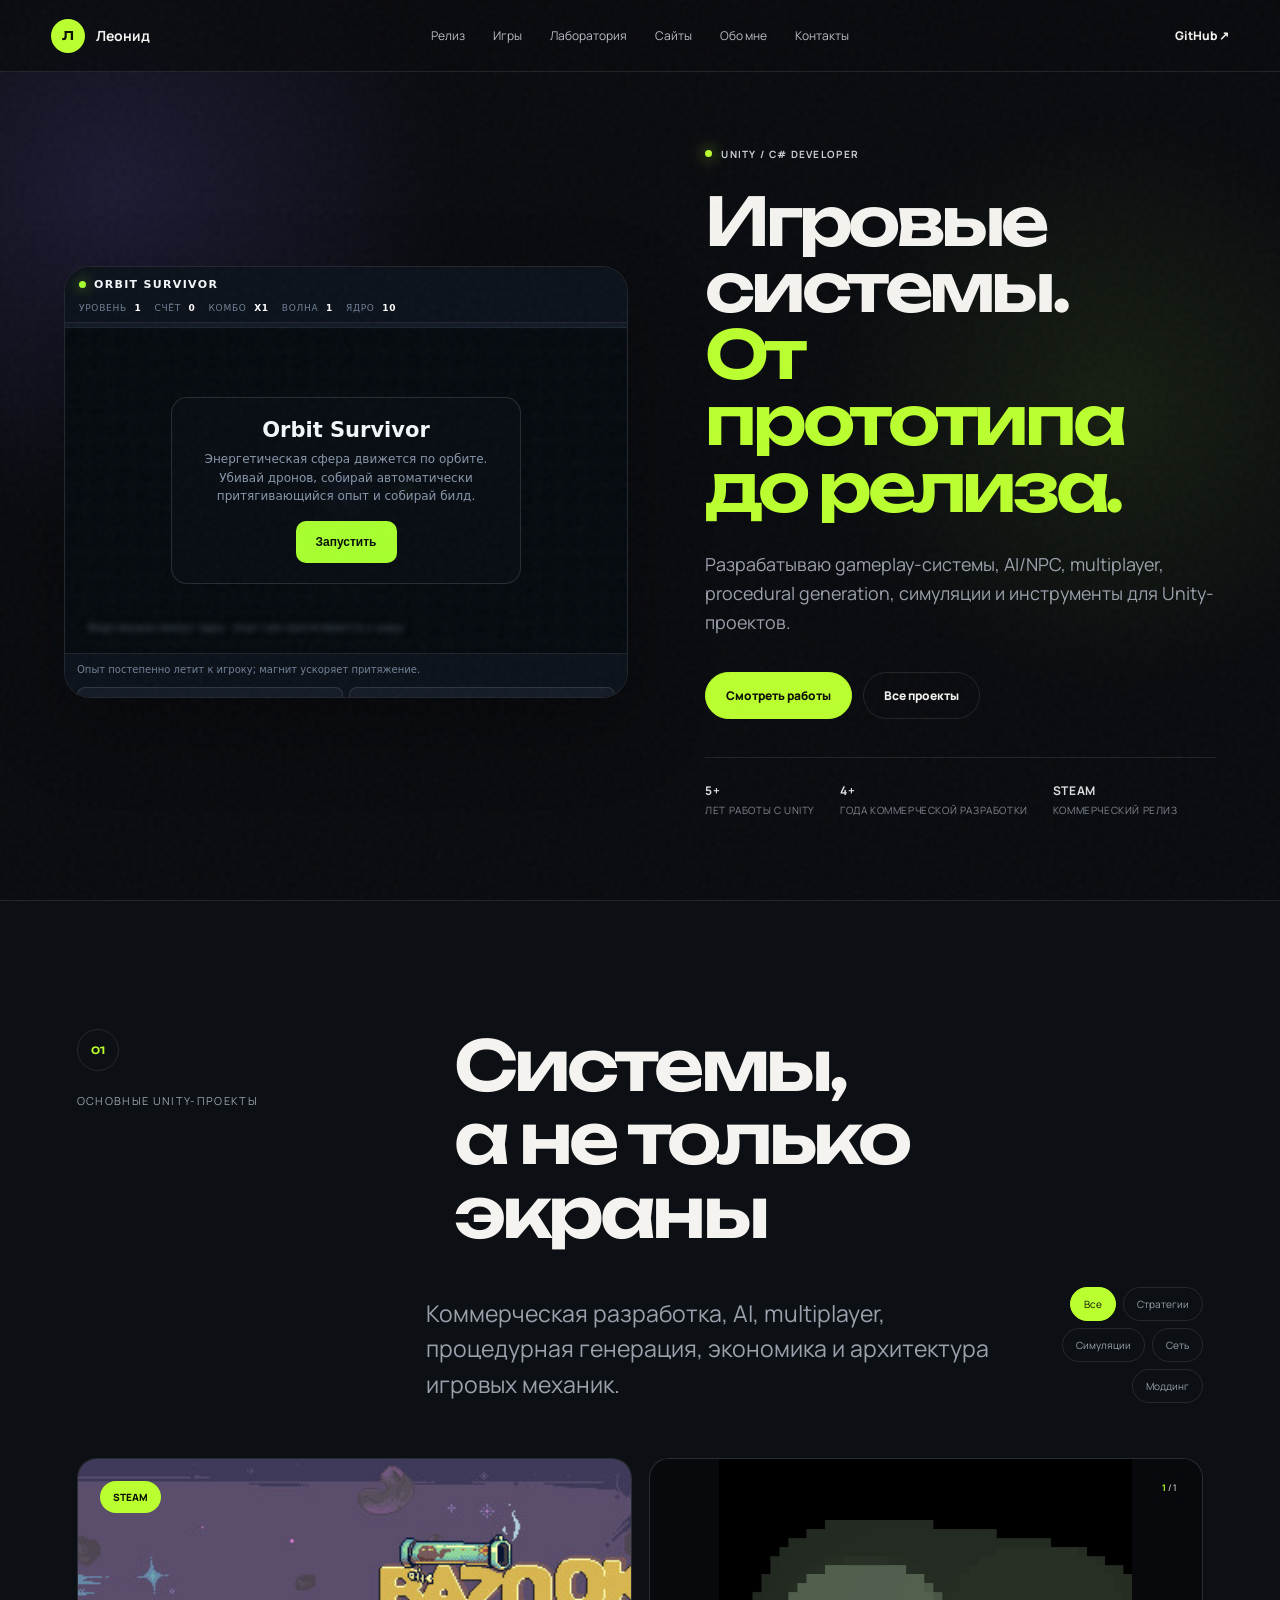
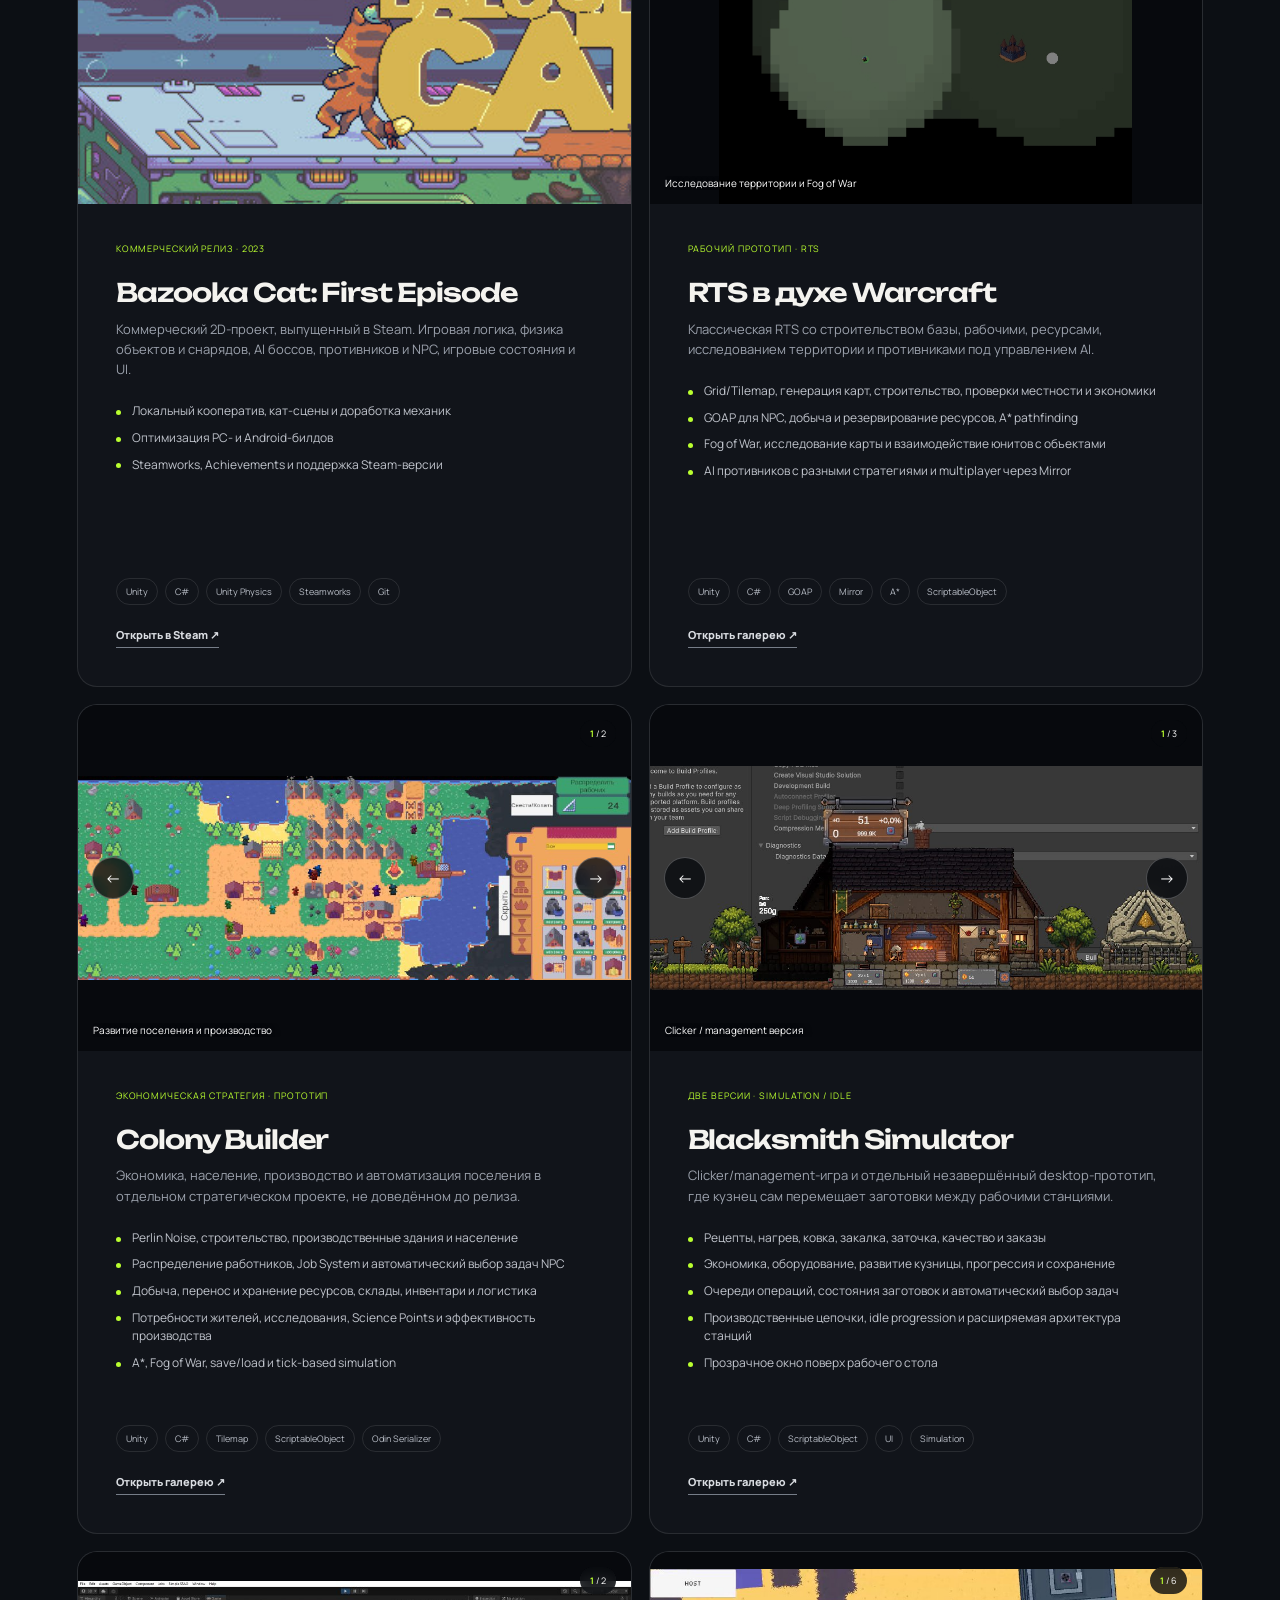
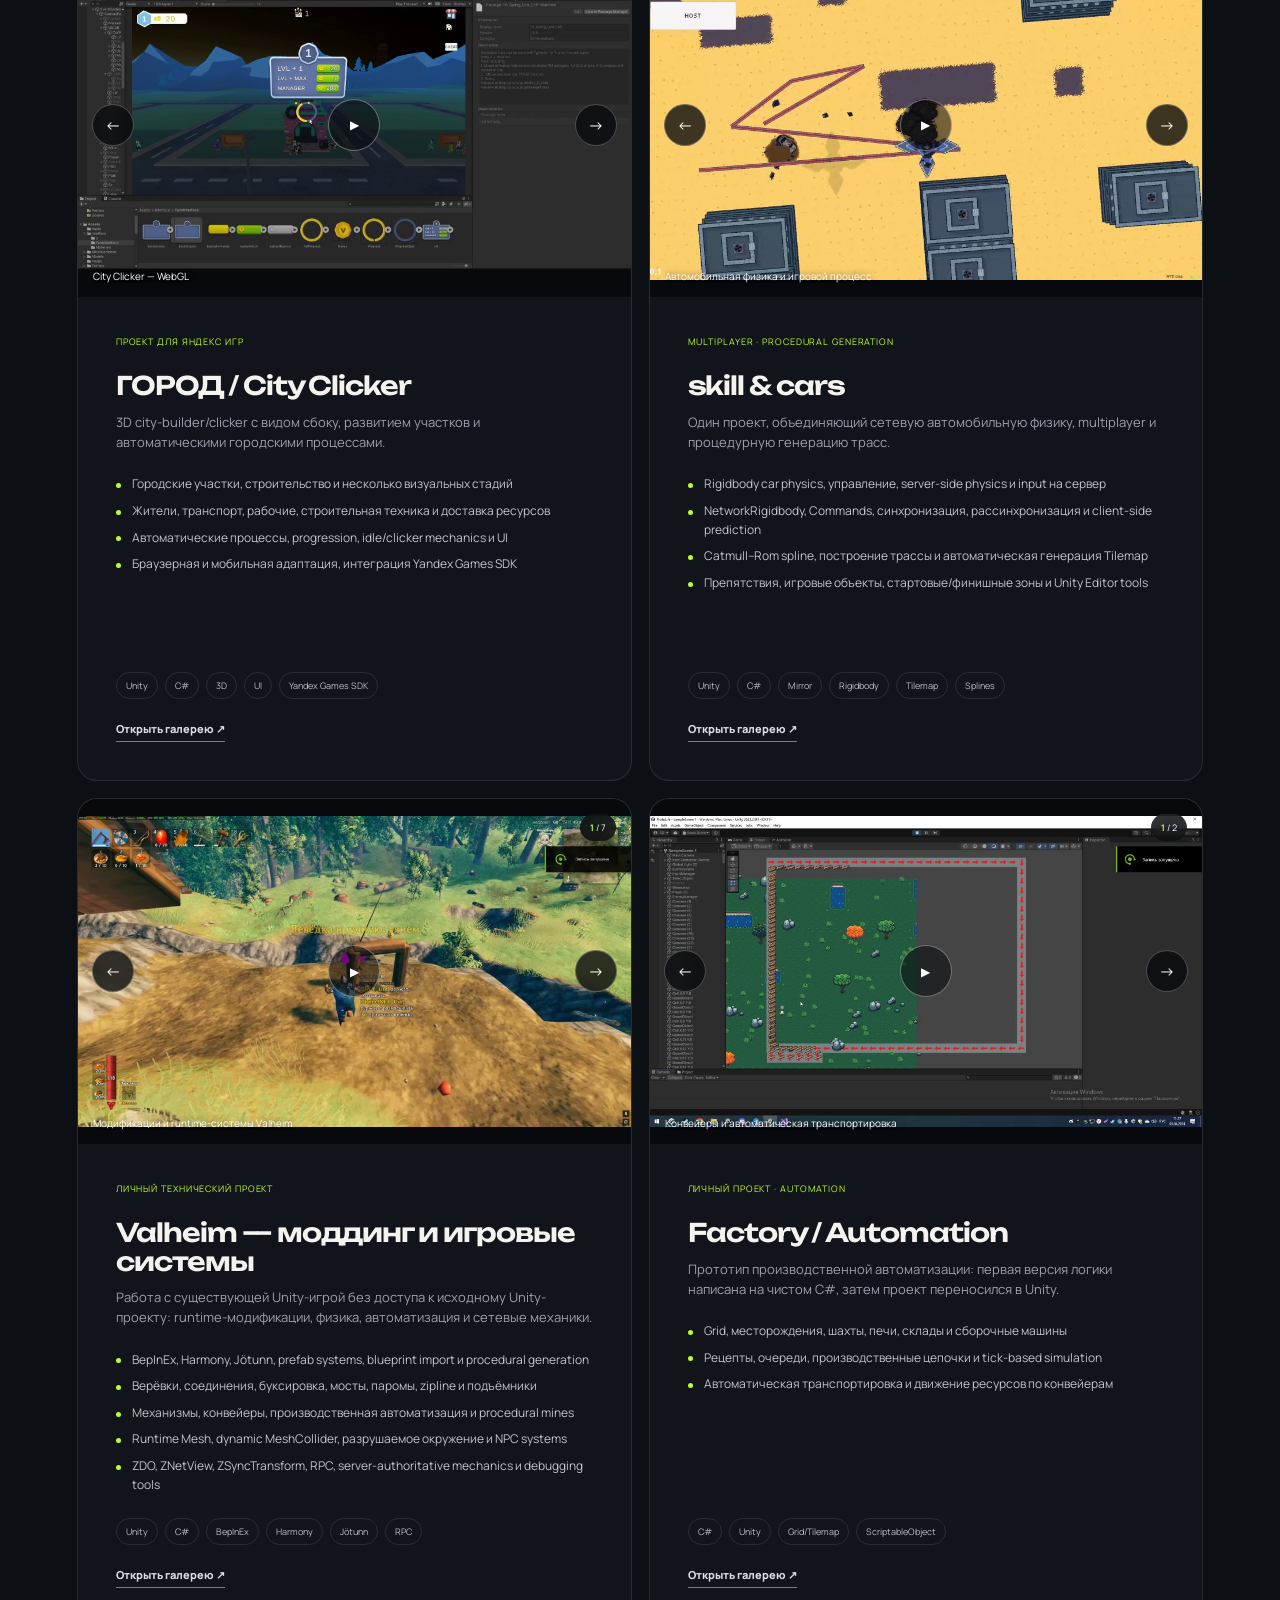
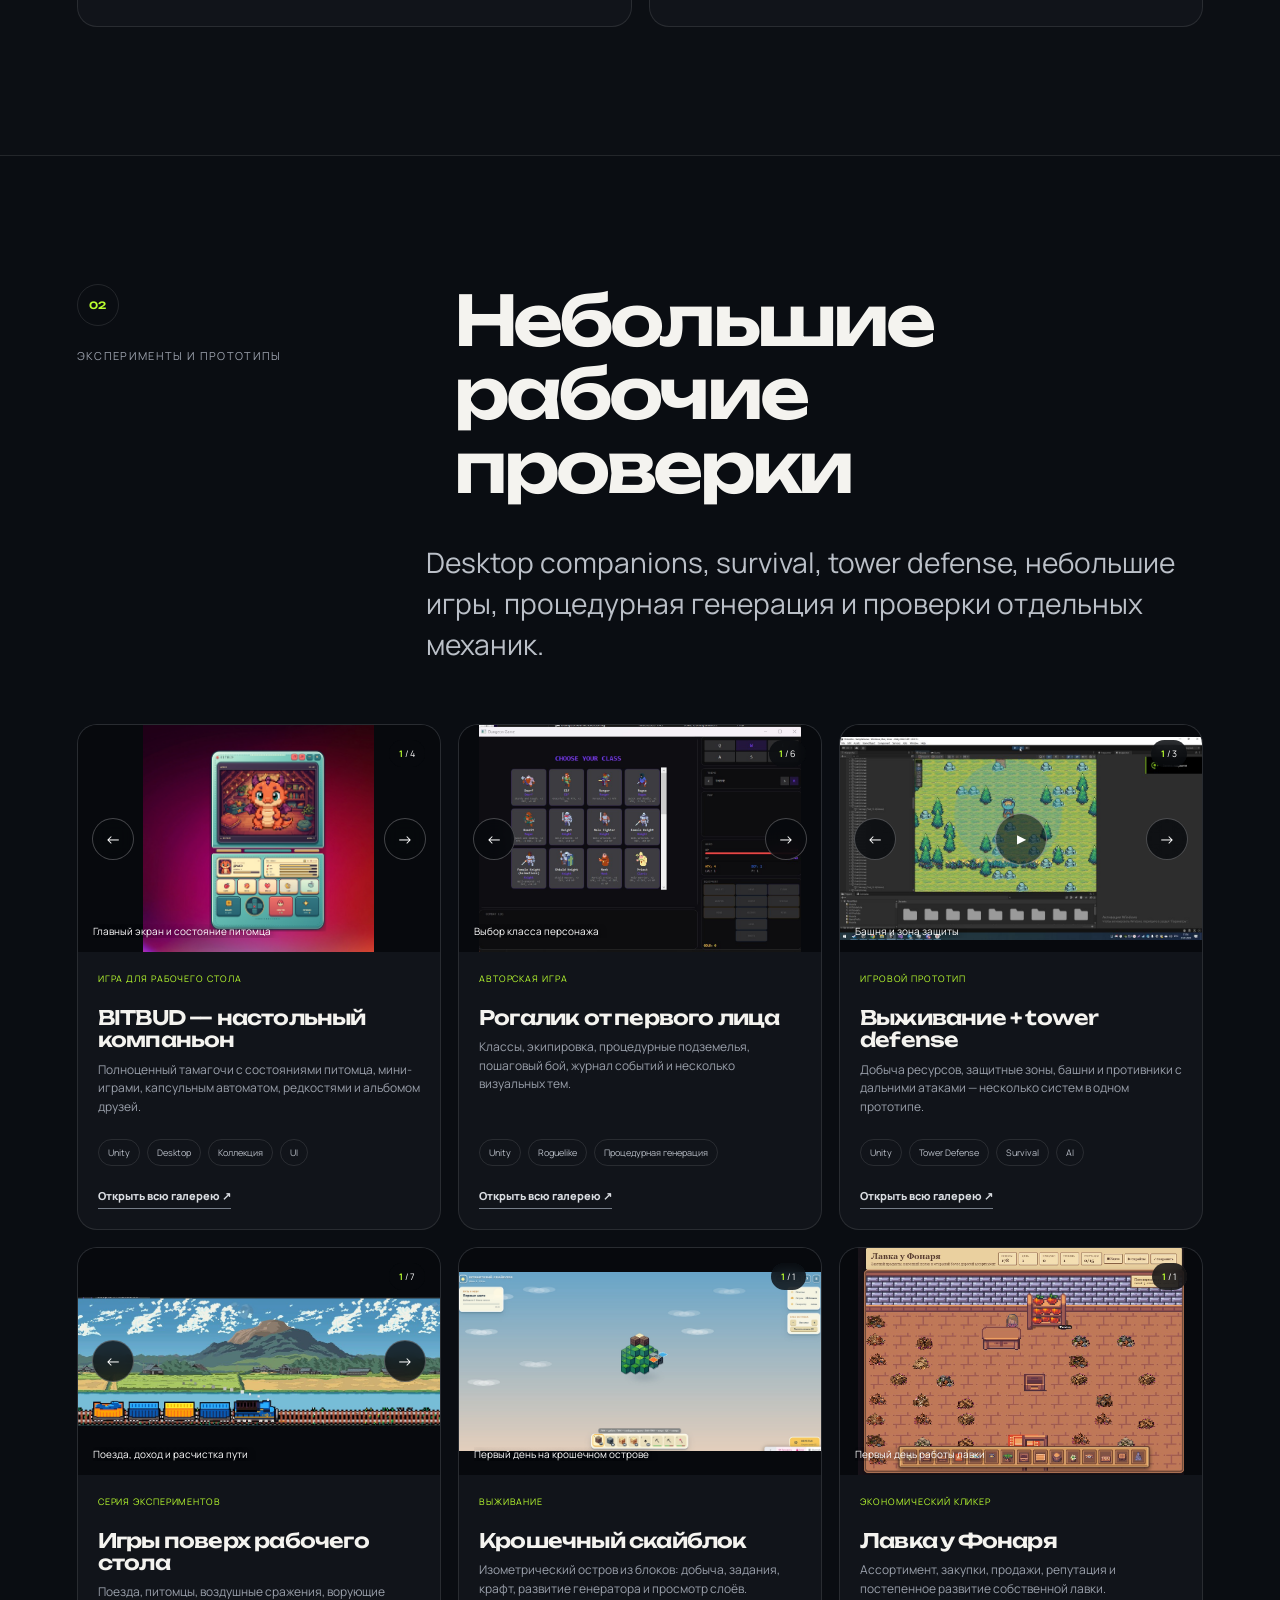
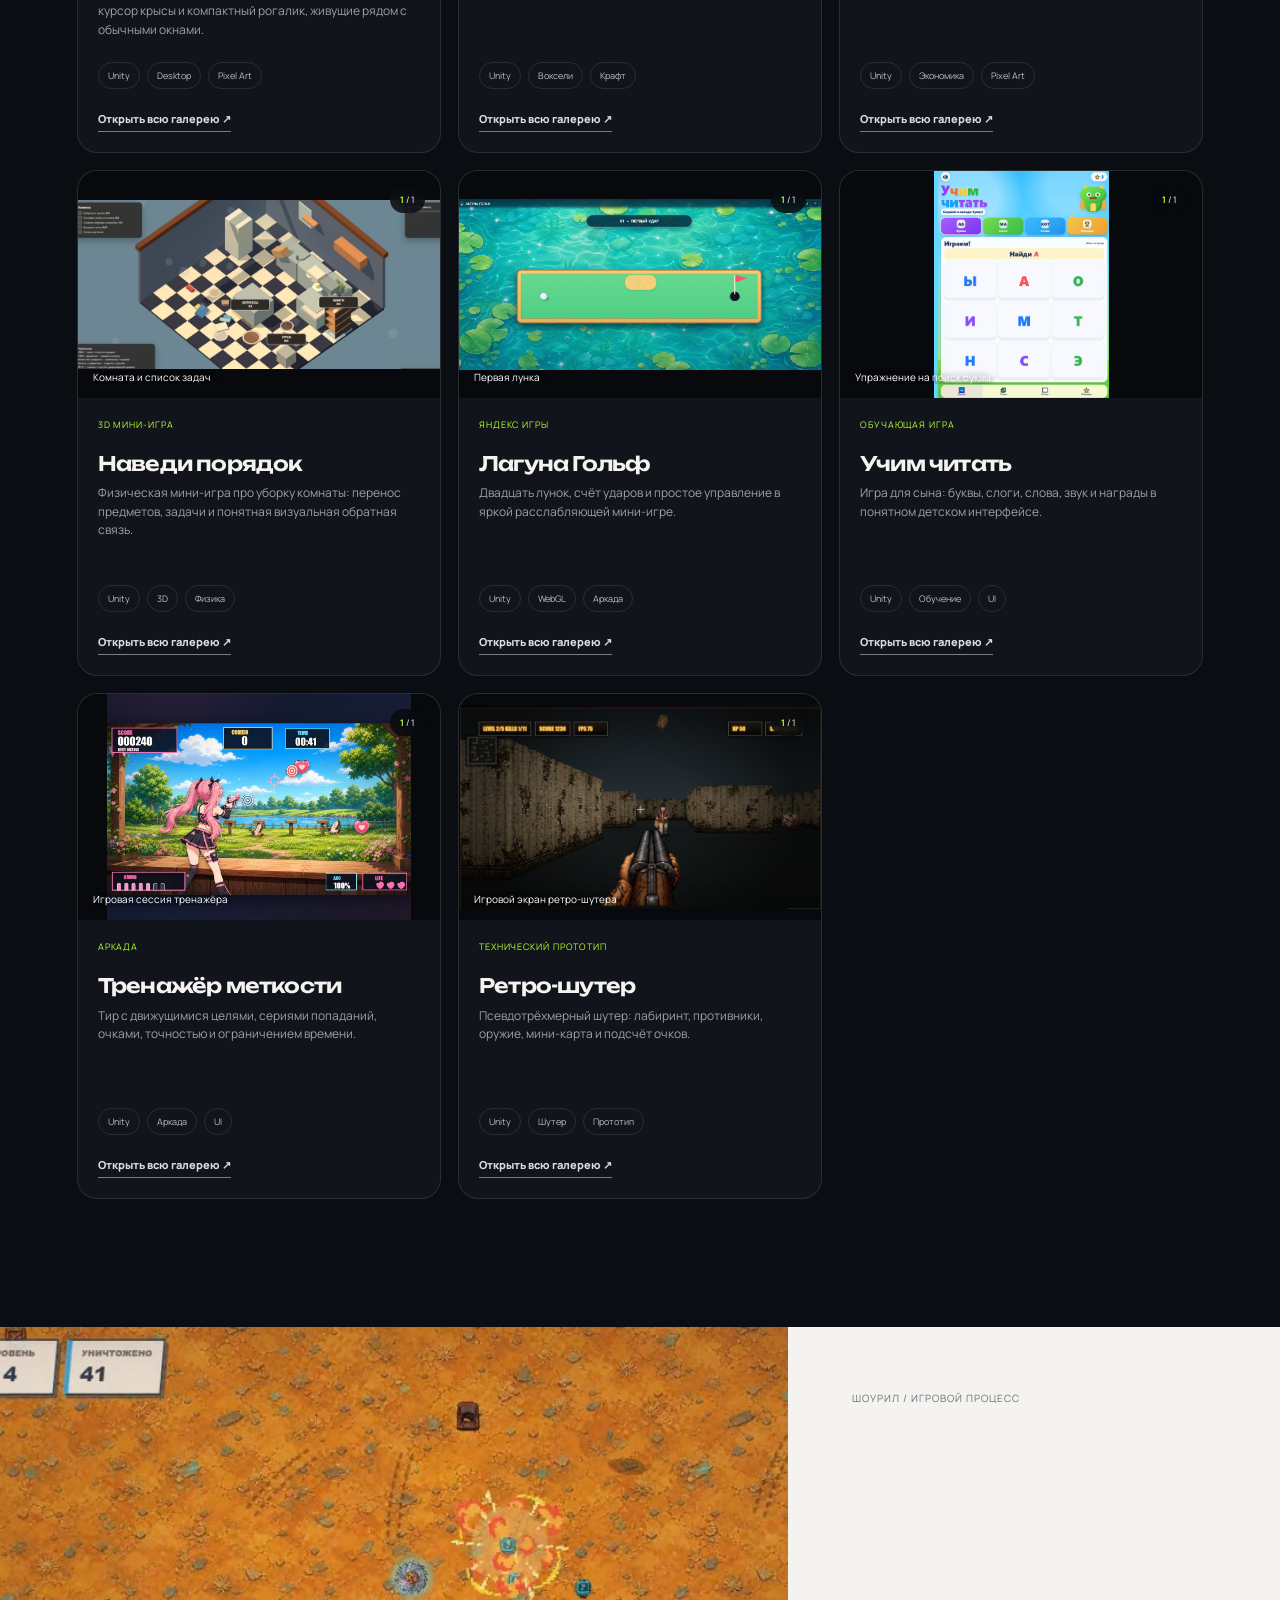
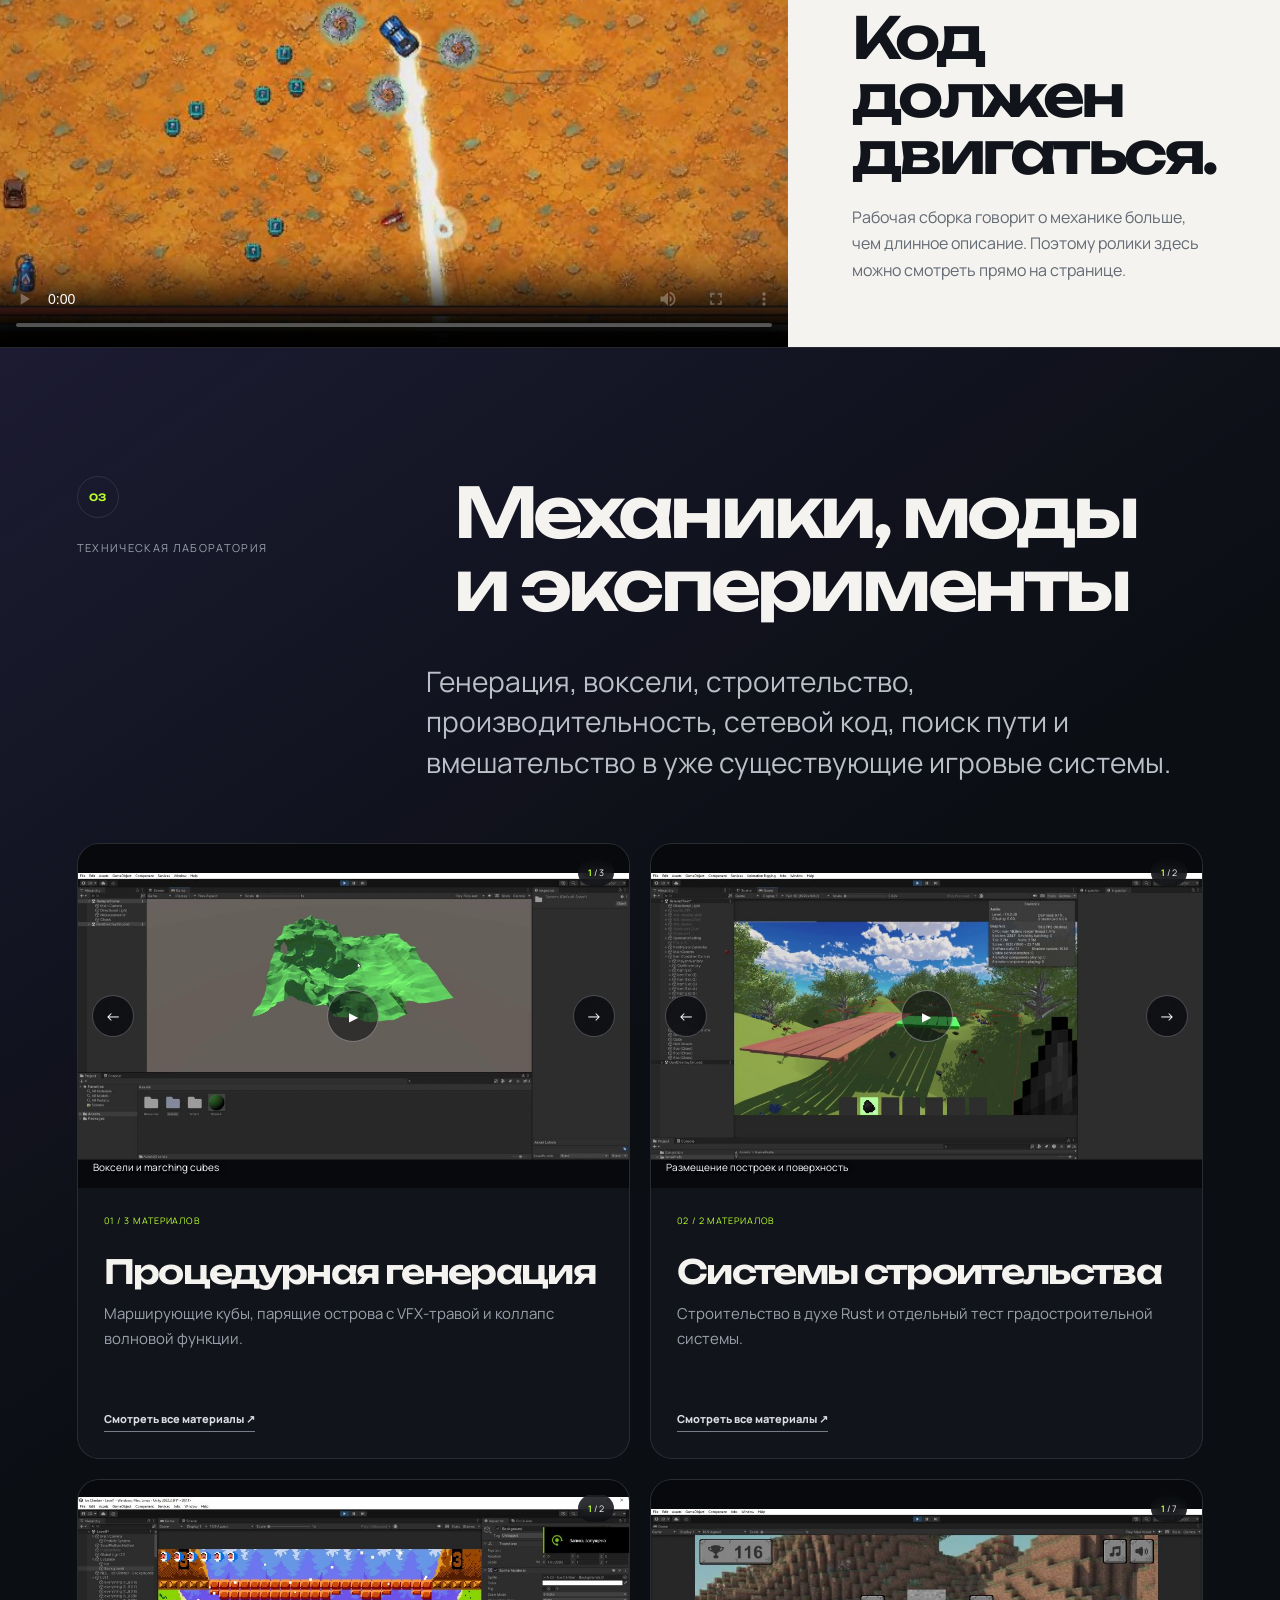
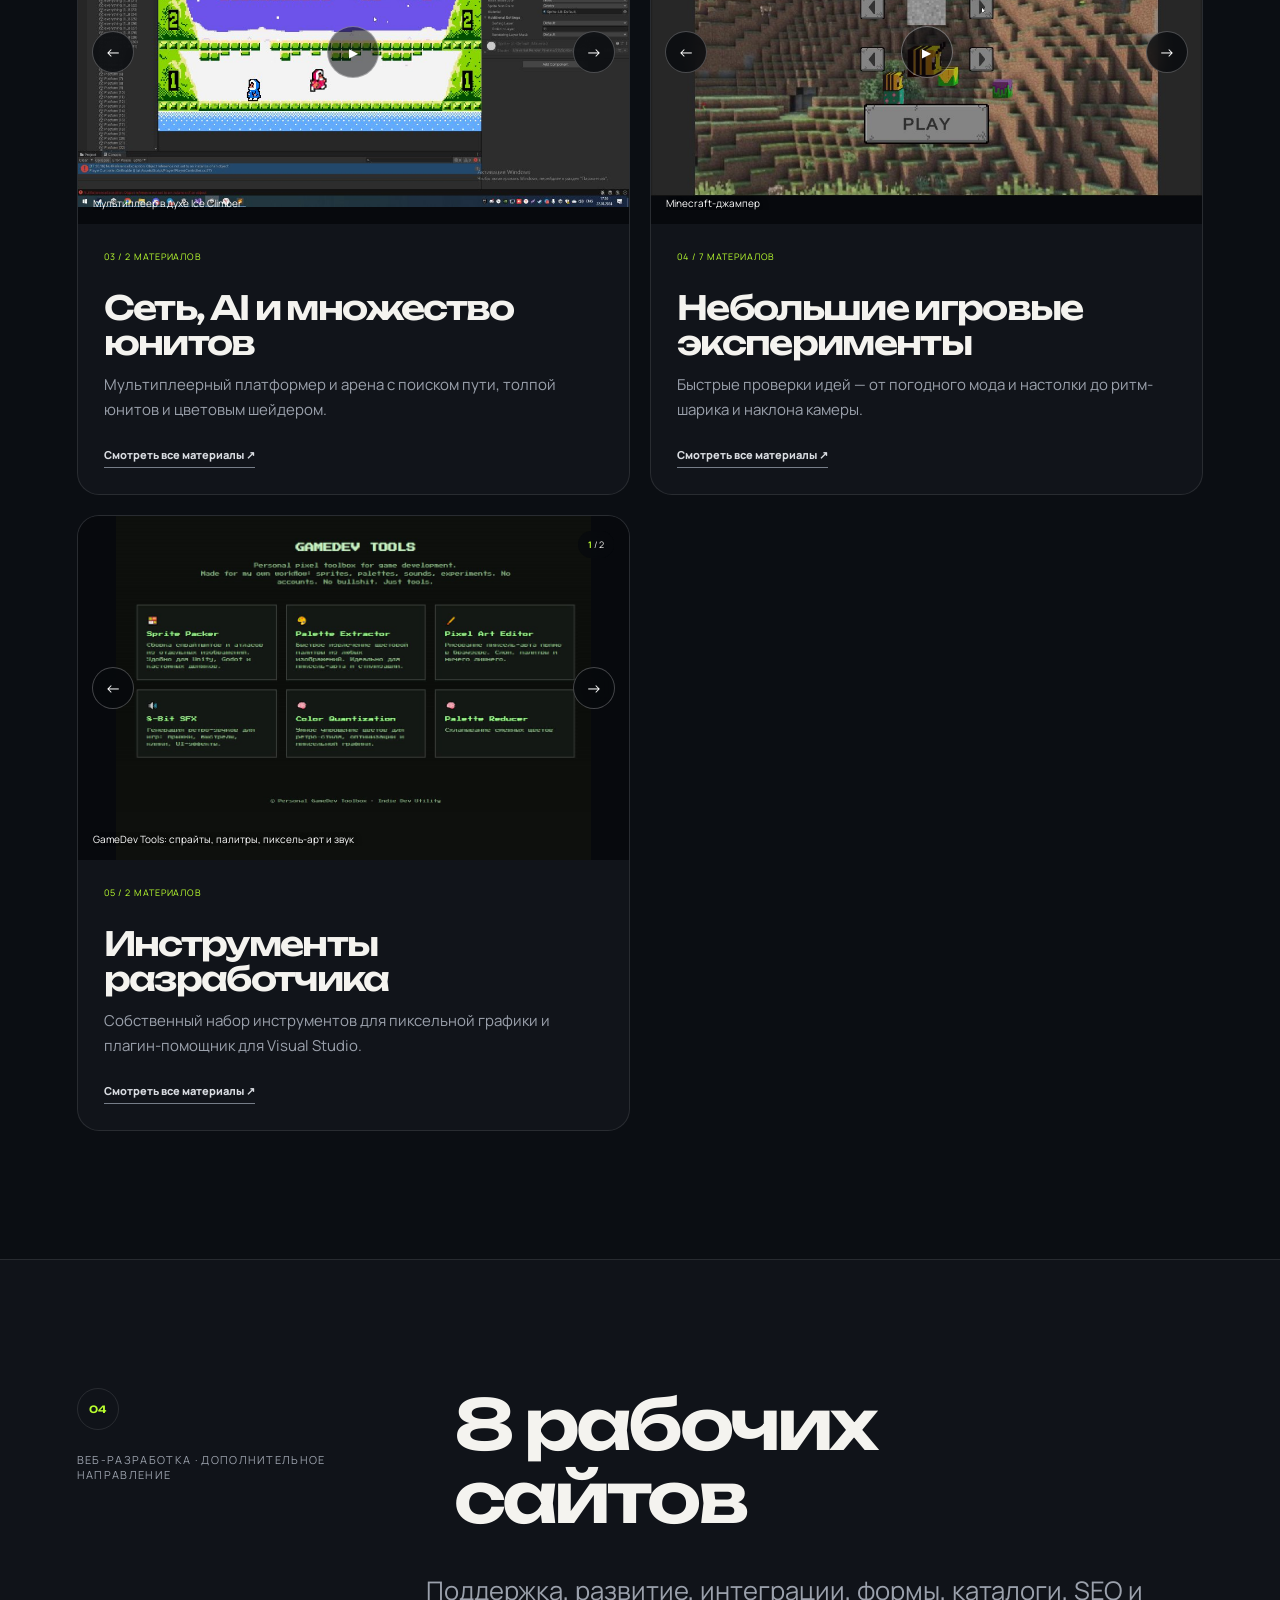
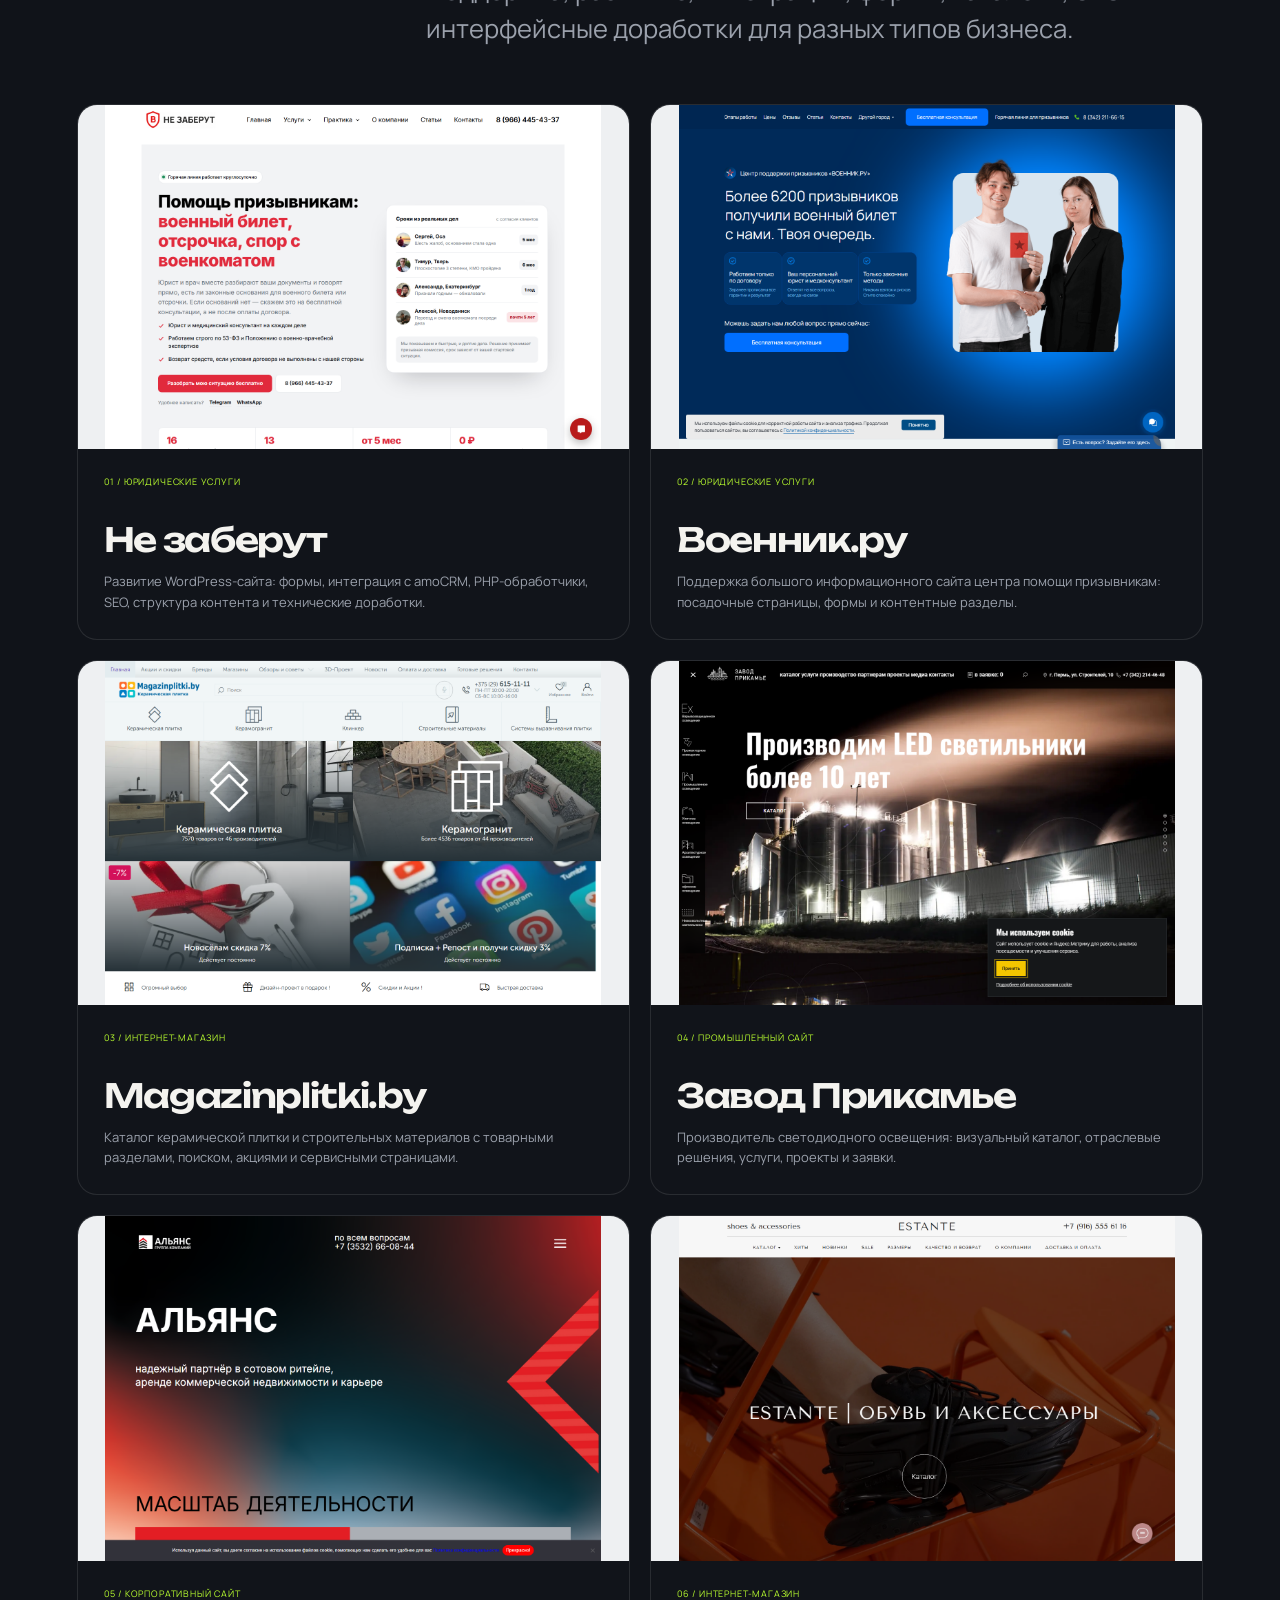
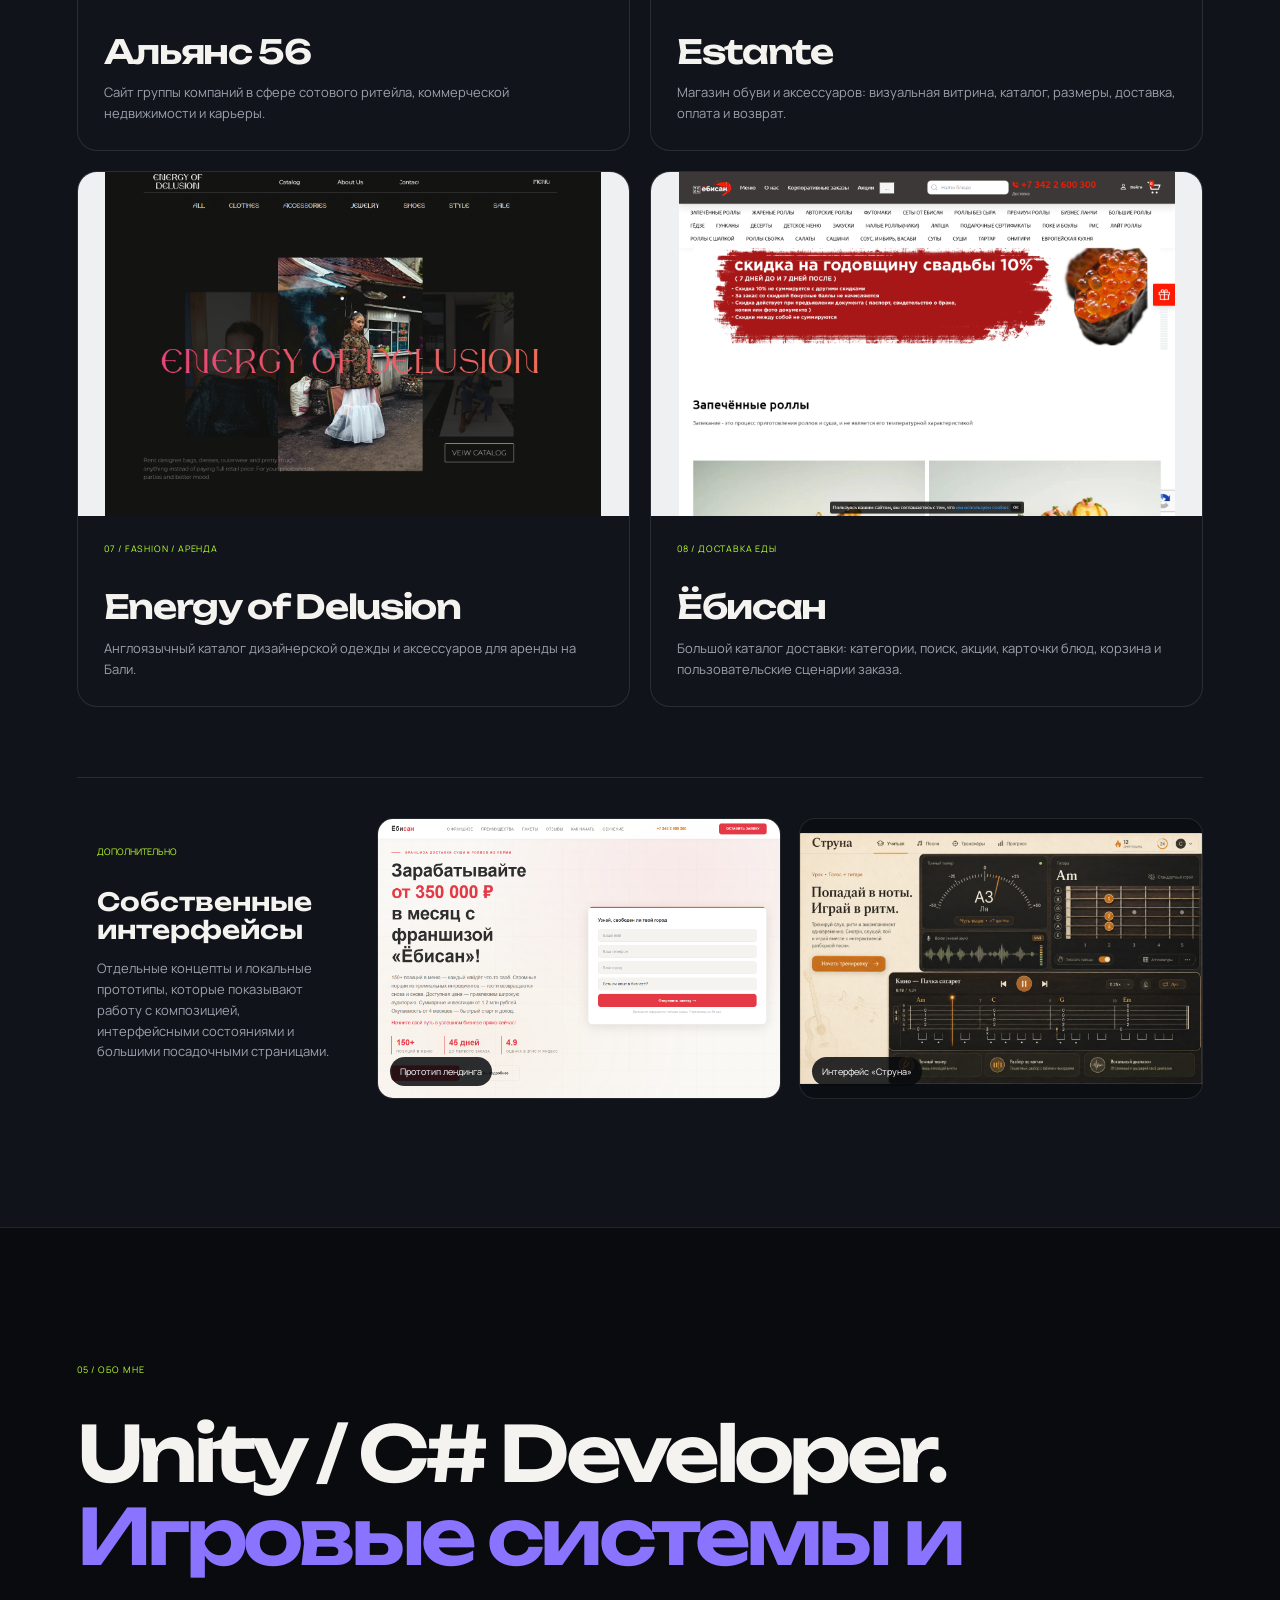
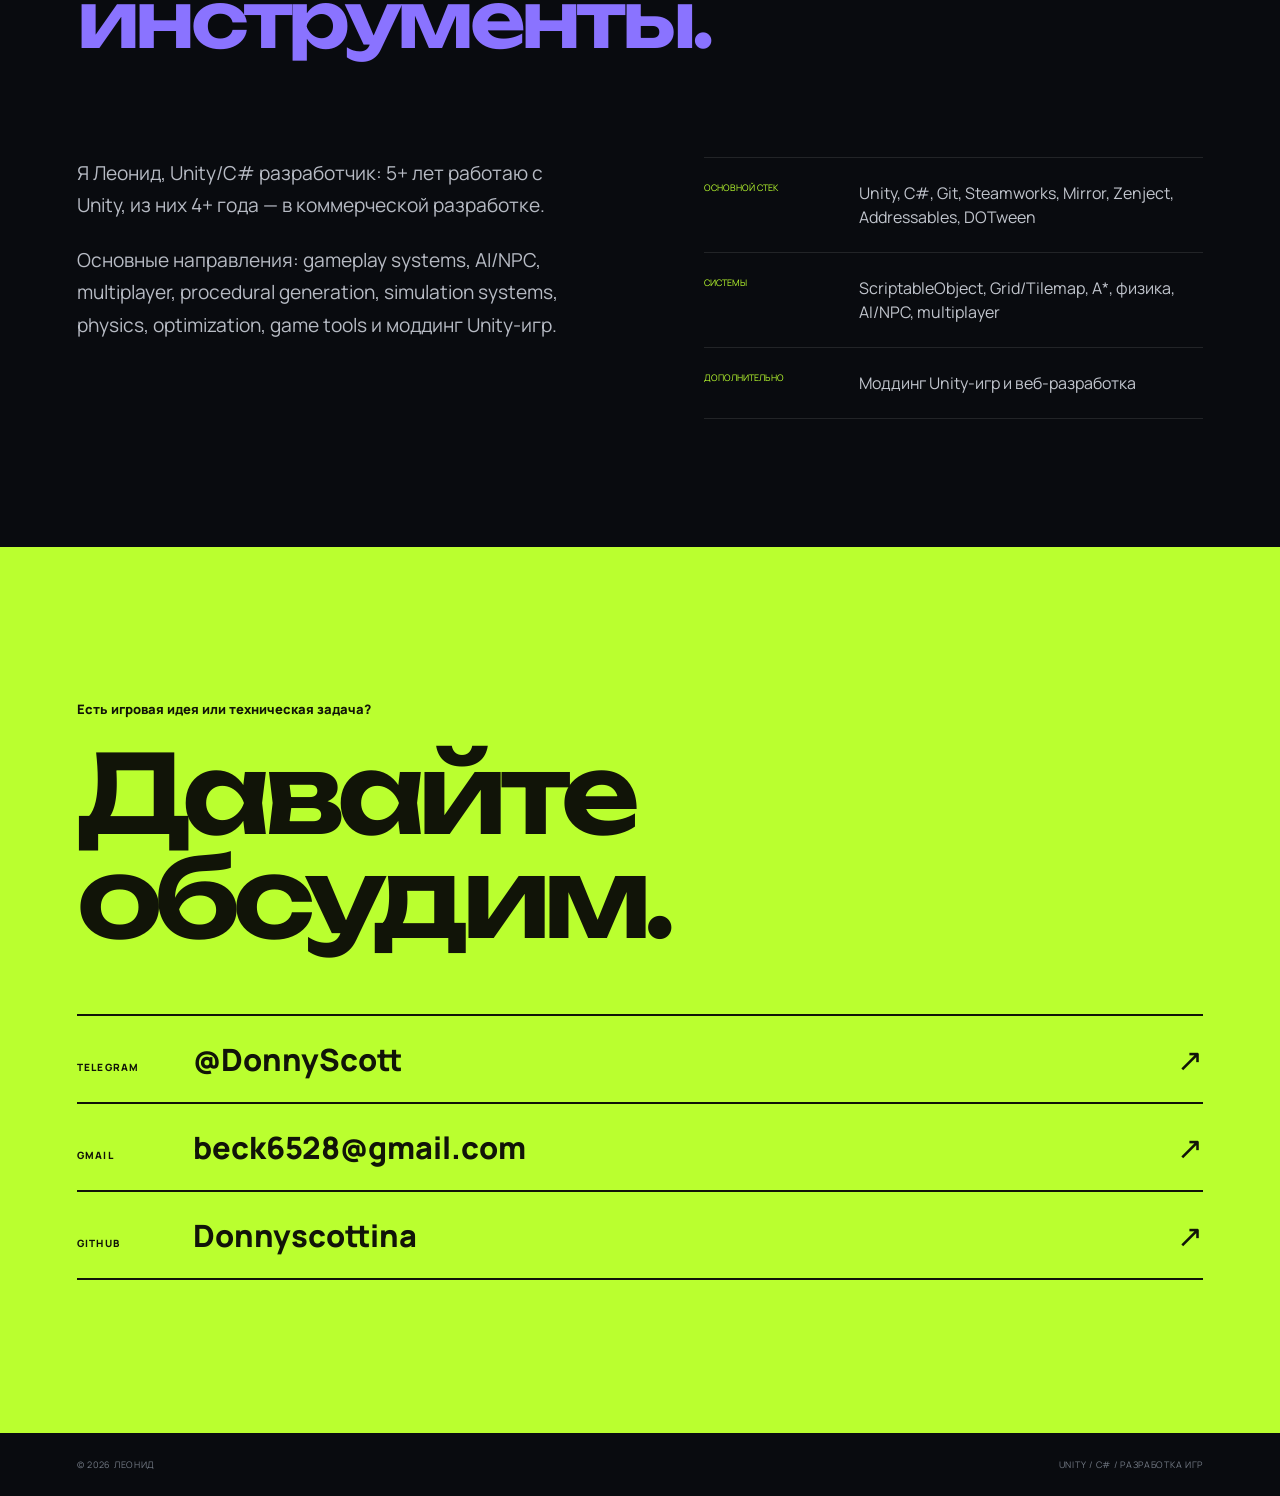
<file: index.html>
<!doctype html>
<html lang="ru">
<head>
  <meta charset="utf-8">
  <meta name="viewport" content="width=device-width,initial-scale=1">
  <meta name="description" content="Портфолио Леонида — Unity/C# Developer: gameplay systems, AI/NPC, multiplayer, procedural generation, симуляции и инструменты.">
  <meta name="theme-color" content="#090b0f">
  <title>Леонид — разработчик игр на Unity</title>
  <link rel="preconnect" href="https://fonts.googleapis.com">
  <link rel="preconnect" href="https://fonts.gstatic.com" crossorigin>
  <link href="https://fonts.googleapis.com/css2?family=Manrope:wght@400;500;600;700;800&family=Unbounded:wght@500;600;700&display=swap" rel="stylesheet">
  <link rel="stylesheet" href="css/style.css">
  <noscript><style>.reveal{opacity:1;transform:none}</style></noscript>
</head>
<body>
  <div class="grain" aria-hidden="true"></div>
  <header class="header">
    <a class="logo" href="#top"><span>Л</span><b>Леонид</b></a>
    <nav class="nav" aria-label="Навигация">
      <a href="#release">Релиз</a><a href="#projects">Игры</a><a href="#lab">Лаборатория</a><a href="#web">Сайты</a><a href="#about">Обо мне</a><a href="#contact">Контакты</a>
    </nav>
    <a class="header-link" href="https://github.com/Donnyscottina" target="_blank" rel="noreferrer">GitHub ↗</a>
  </header>

  <main id="top">
    <section class="hero">
      <div class="mini-game orbit-game">
        <iframe src="orbit-survivor.html" title="Мини-игра Orbit Survivor" loading="eager"></iframe>
      </div>

      <div class="hero-copy">
        <p class="eyebrow"><span></span> Unity / C# Developer</p>
        <h1>Игровые системы.<br><em>От прототипа до релиза.</em></h1>
        <p>Разрабатываю gameplay-системы, AI/NPC, multiplayer, procedural generation, симуляции и инструменты для Unity-проектов.</p>
        <div class="hero-actions"><a class="button button-main" href="#release">Смотреть работы</a><a class="button button-ghost" href="#projects">Все проекты</a></div>
        <div class="hero-facts"><span><b>5+</b> лет работы с Unity</span><span><b>4+</b> года коммерческой разработки</span><span><b>Steam</b> коммерческий релиз</span></div>
      </div>
    </section>

    <section class="section projects" id="projects">
      <div class="section-head compact-head">
        <div><span class="section-index">01</span><p class="section-label">Основные Unity-проекты</p></div>
        <h2>Системы,<br>а не только экраны</h2>
      </div>
      <div class="catalog-intro">
        <p>Коммерческая разработка, AI, multiplayer, процедурная генерация, экономика и архитектура игровых механик.</p>
        <div class="filters" id="project-filters" aria-label="Фильтры проектов">
          <button class="active" data-filter="all">Все</button><button data-filter="strategy">Стратегии</button><button data-filter="simulation">Симуляции</button><button data-filter="multiplayer">Сеть</button><button data-filter="modding">Моддинг</button>
        </div>
      </div>
      <div class="catalog" id="project-catalog">
        <article class="collection-card primary-project reveal" id="release" data-category="commercial">
          <a class="collection-cover" href="https://store.steampowered.com/app/2178440/Bazooka_Cat_First_Episode/" target="_blank" rel="noreferrer"><img src="assets/bazooka-cat.jpg" alt="Bazooka Cat: First Episode"><span class="steam-badge">Steam</span></a>
          <div class="collection-body"><span class="collection-kicker">Коммерческий релиз · 2023</span><h3>Bazooka Cat: First Episode</h3><p>Коммерческий 2D-проект, выпущенный в Steam. Игровая логика, физика объектов и снарядов, AI боссов, противников и NPC, игровые состояния и UI.</p><ul class="project-points"><li>Локальный кооператив, кат-сцены и доработка механик</li><li>Оптимизация PC- и Android-билдов</li><li>Steamworks, Achievements и поддержка Steam-версии</li></ul><div class="tags"><span>Unity</span><span>C#</span><span>Unity Physics</span><span>Steamworks</span><span>Git</span></div><a class="open-gallery" href="https://store.steampowered.com/app/2178440/Bazooka_Cat_First_Episode/" target="_blank" rel="noreferrer">Открыть в Steam ↗</a></div>
        </article>

        <article class="collection-card primary-project featured reveal" data-category="strategy">
          <div class="collection-cover media-slider" data-slider="warcraft-rts"><button class="slide-main media-open" data-collection="warcraft-rts" data-index="0"><span class="slider-visual"><img src="GameScreen/rts/iZq5d1mLn6mK9U1BRP0SiHZRSN3ohPdZv8oX7kGUM_VbDcVy3mfJmMalH2g2H44VvmSUBKwOsOAN44sfqMpcpq0lljyXow.jpg" alt="RTS в духе Warcraft — Fog of War" loading="lazy"></span></button><span class="collection-count"><b>1</b> / 1</span><span class="slide-caption">Исследование территории и Fog of War</span></div>
          <div class="collection-body"><span class="collection-kicker">Рабочий прототип · RTS</span><h3>RTS в духе Warcraft</h3><p>Классическая RTS со строительством базы, рабочими, ресурсами, исследованием территории и противниками под управлением AI.</p><ul class="project-points"><li>Grid/Tilemap, генерация карт, строительство, проверки местности и экономики</li><li>GOAP для NPC, добыча и резервирование ресурсов, A* pathfinding</li><li>Fog of War, исследование карты и взаимодействие юнитов с объектами</li><li>AI противников с разными стратегиями и multiplayer через Mirror</li></ul><div class="tags"><span>Unity</span><span>C#</span><span>GOAP</span><span>Mirror</span><span>A*</span><span>ScriptableObject</span></div><button class="open-gallery media-open" data-collection="warcraft-rts">Открыть галерею ↗</button></div>
        </article>

        <article class="collection-card primary-project reveal" data-category="strategy">
          <div class="collection-cover media-slider" data-slider="colony-builder"><button class="slide-main media-open" data-collection="colony-builder" data-index="0"><span class="slider-visual"><img src="GameScreen/симулятор колонии.jpg" alt="Экономическая стратегия / Colony Builder" loading="lazy"></span></button><button class="card-slide prev" data-direction="-1" aria-label="Предыдущий материал">←</button><button class="card-slide next" data-direction="1" aria-label="Следующий материал">→</button><span class="collection-count"><b>1</b> / 2</span><span class="slide-caption">Развитие поселения и производство</span></div>
          <div class="collection-body"><span class="collection-kicker">Экономическая стратегия · прототип</span><h3>Colony Builder</h3><p>Экономика, население, производство и автоматизация поселения в отдельном стратегическом проекте, не доведённом до релиза.</p><ul class="project-points"><li>Perlin Noise, строительство, производственные здания и население</li><li>Распределение работников, Job System и автоматический выбор задач NPC</li><li>Добыча, перенос и хранение ресурсов, склады, инвентари и логистика</li><li>Потребности жителей, исследования, Science Points и эффективность производства</li><li>A*, Fog of War, save/load и tick-based simulation</li></ul><div class="tags"><span>Unity</span><span>C#</span><span>Tilemap</span><span>ScriptableObject</span><span>Odin Serializer</span></div><button class="open-gallery media-open" data-collection="colony-builder">Открыть галерею ↗</button></div>
        </article>

        <article class="collection-card primary-project reveal" data-category="simulation">
          <div class="collection-cover media-slider" data-slider="blacksmith"><button class="slide-main media-open" data-collection="blacksmith" data-index="0"><span class="slider-visual"><img src="GameScreen/кликер про кузнеца.jpg" alt="Blacksmith Simulator" loading="lazy"></span></button><button class="card-slide prev" data-direction="-1" aria-label="Предыдущий материал">←</button><button class="card-slide next" data-direction="1" aria-label="Следующий материал">→</button><span class="collection-count"><b>1</b> / 3</span><span class="slide-caption">Clicker / management версия</span></div>
          <div class="collection-body"><span class="collection-kicker">Две версии · simulation / idle</span><h3>Blacksmith Simulator</h3><p>Clicker/management-игра и отдельный незавершённый desktop-прототип, где кузнец сам перемещает заготовки между рабочими станциями.</p><ul class="project-points"><li>Рецепты, нагрев, ковка, закалка, заточка, качество и заказы</li><li>Экономика, оборудование, развитие кузницы, прогрессия и сохранение</li><li>Очереди операций, состояния заготовок и автоматический выбор задач</li><li>Производственные цепочки, idle progression и расширяемая архитектура станций</li><li>Прозрачное окно поверх рабочего стола</li></ul><div class="tags"><span>Unity</span><span>C#</span><span>ScriptableObject</span><span>UI</span><span>Simulation</span></div><button class="open-gallery media-open" data-collection="blacksmith">Открыть галерею ↗</button></div>
        </article>

        <article class="collection-card primary-project reveal" data-category="simulation">
          <div class="collection-cover media-slider" data-slider="city-clicker"><button class="slide-main media-open" data-collection="city-clicker" data-index="0"><span class="slider-visual"><img src="assets/video-posters/221ca096eedebf.jpg" alt="ГОРОД / City Clicker" loading="lazy"><span class="play-mark">▶</span></span></button><button class="card-slide prev" data-direction="-1" aria-label="Предыдущий материал">←</button><button class="card-slide next" data-direction="1" aria-label="Следующий материал">→</button><span class="collection-count"><b>1</b> / 2</span><span class="slide-caption">City Clicker — WebGL</span></div>
          <div class="collection-body"><span class="collection-kicker">Проект для Яндекс Игр</span><h3>ГОРОД / City Clicker</h3><p>3D city-builder/clicker с видом сбоку, развитием участков и автоматическими городскими процессами.</p><ul class="project-points"><li>Городские участки, строительство и несколько визуальных стадий</li><li>Жители, транспорт, рабочие, строительная техника и доставка ресурсов</li><li>Автоматические процессы, progression, idle/clicker mechanics и UI</li><li>Браузерная и мобильная адаптация, интеграция Yandex Games SDK</li></ul><div class="tags"><span>Unity</span><span>C#</span><span>3D</span><span>UI</span><span>Yandex Games SDK</span></div><button class="open-gallery media-open" data-collection="city-clicker">Открыть галерею ↗</button></div>
        </article>

        <article class="collection-card primary-project featured reveal" data-category="multiplayer">
          <div class="collection-cover media-slider" data-slider="network-cars"><button class="slide-main media-open" data-collection="network-cars" data-index="0"><span class="slider-visual"><img src="assets/video-posters/625c20acb2a78e.jpg" alt="skill &amp; cars" loading="lazy"><span class="play-mark">▶</span></span></button><button class="card-slide prev" data-direction="-1" aria-label="Предыдущий материал">←</button><button class="card-slide next" data-direction="1" aria-label="Следующий материал">→</button><span class="collection-count"><b>1</b> / 6</span><span class="slide-caption">Автомобильная физика и игровой процесс</span></div>
          <div class="collection-body"><span class="collection-kicker">Multiplayer · procedural generation</span><h3>skill &amp; cars</h3><p>Один проект, объединяющий сетевую автомобильную физику, multiplayer и процедурную генерацию трасс.</p><ul class="project-points"><li>Rigidbody car physics, управление, server-side physics и input на сервер</li><li>NetworkRigidbody, Commands, синхронизация, рассинхронизация и client-side prediction</li><li>Catmull–Rom spline, построение трассы и автоматическая генерация Tilemap</li><li>Препятствия, игровые объекты, стартовые/финишные зоны и Unity Editor tools</li></ul><div class="tags"><span>Unity</span><span>C#</span><span>Mirror</span><span>Rigidbody</span><span>Tilemap</span><span>Splines</span></div><button class="open-gallery media-open" data-collection="network-cars">Открыть галерею ↗</button></div>
        </article>

        <article class="collection-card primary-project reveal" data-category="modding">
          <div class="collection-cover media-slider" data-slider="valheim"><button class="slide-main media-open" data-collection="valheim" data-index="0"><span class="slider-visual"><img src="assets/video-posters/f3f51c2f73384f.jpg" alt="Valheim — моддинг и игровые системы" loading="lazy"><span class="play-mark">▶</span></span></button><button class="card-slide prev" data-direction="-1" aria-label="Предыдущий материал">←</button><button class="card-slide next" data-direction="1" aria-label="Следующий материал">→</button><span class="collection-count"><b>1</b> / 7</span><span class="slide-caption">Модификации и runtime-системы Valheim</span></div>
          <div class="collection-body"><span class="collection-kicker">Личный технический проект</span><h3>Valheim — моддинг и игровые системы</h3><p>Работа с существующей Unity-игрой без доступа к исходному Unity-проекту: runtime-модификации, физика, автоматизация и сетевые механики.</p><ul class="project-points"><li>BepInEx, Harmony, Jötunn, prefab systems, blueprint import и procedural generation</li><li>Верёвки, соединения, буксировка, мосты, паромы, zipline и подъёмники</li><li>Механизмы, конвейеры, производственная автоматизация и procedural mines</li><li>Runtime Mesh, dynamic MeshCollider, разрушаемое окружение и NPC systems</li><li>ZDO, ZNetView, ZSyncTransform, RPC, server-authoritative mechanics и debugging tools</li></ul><div class="tags"><span>Unity</span><span>C#</span><span>BepInEx</span><span>Harmony</span><span>Jötunn</span><span>RPC</span></div><button class="open-gallery media-open" data-collection="valheim">Открыть галерею ↗</button></div>
        </article>

        <article class="collection-card primary-project reveal" data-category="simulation">
          <div class="collection-cover media-slider" data-slider="factory"><button class="slide-main media-open" data-collection="factory" data-index="0"><span class="slider-visual"><img src="assets/video-posters/469d6d319468fe.jpg" alt="Factory / Automation" loading="lazy"><span class="play-mark">▶</span></span></button><button class="card-slide prev" data-direction="-1" aria-label="Предыдущий материал">←</button><button class="card-slide next" data-direction="1" aria-label="Следующий материал">→</button><span class="collection-count"><b>1</b> / 2</span><span class="slide-caption">Конвейеры и автоматическая транспортировка</span></div>
          <div class="collection-body"><span class="collection-kicker">Личный проект · automation</span><h3>Factory / Automation</h3><p>Прототип производственной автоматизации: первая версия логики написана на чистом C#, затем проект переносился в Unity.</p><ul class="project-points"><li>Grid, месторождения, шахты, печи, склады и сборочные машины</li><li>Рецепты, очереди, производственные цепочки и tick-based simulation</li><li>Автоматическая транспортировка и движение ресурсов по конвейерам</li></ul><div class="tags"><span>C#</span><span>Unity</span><span>Grid/Tilemap</span><span>ScriptableObject</span></div><button class="open-gallery media-open" data-collection="factory">Открыть галерею ↗</button></div>
        </article>
      </div>
    </section>

    <section class="section experiments" id="experiments">
      <div class="section-head compact-head"><div><span class="section-index">02</span><p class="section-label">Эксперименты и прототипы</p></div><h2>Небольшие<br>рабочие проверки</h2></div>
      <p class="lab-lead">Desktop companions, survival, tower defense, небольшие игры, процедурная генерация и проверки отдельных механик.</p>
      <div class="catalog prototype-catalog" id="prototype-catalog"></div>
    </section>

    <section class="showreel">
      <video controls preload="metadata" playsinline><source src="video.mp4" type="video/mp4"></video>
      <div><span>Шоурил / игровой процесс</span><h2>Код должен<br>двигаться.</h2><p>Рабочая сборка говорит о механике больше, чем длинное описание. Поэтому ролики здесь можно смотреть прямо на странице.</p></div>
    </section>

    <section class="section lab" id="lab">
      <div class="section-head compact-head">
        <div><span class="section-index">03</span><p class="section-label">Техническая лаборатория</p></div>
        <h2>Механики, моды<br>и эксперименты</h2>
      </div>
      <p class="lab-lead">Генерация, воксели, строительство, производительность, сетевой код, поиск пути и вмешательство в уже существующие игровые системы.</p>
      <div class="lab-grid" id="lab-catalog"></div>
    </section>

    <section class="section web" id="web">
      <div class="section-head compact-head">
        <div><span class="section-index">04</span><p class="section-label">Веб-разработка · дополнительное направление</p></div>
        <h2>8 рабочих<br>сайтов</h2>
      </div>
      <p class="web-lead">Поддержка, развитие, интеграции, формы, каталоги, SEO и интерфейсные доработки для разных типов бизнеса.</p>
      <div class="site-catalog" id="site-catalog"></div>
      <div class="web-extras">
        <div><span>Дополнительно</span><h3>Собственные интерфейсы</h3><p>Отдельные концепты и локальные прототипы, которые показывают работу с композицией, интерфейсными состояниями и большими посадочными страницами.</p></div>
        <figure class="extra-shot"><img src="assets/ebisan-preview.png" alt="Локальный прототип лендинга Ёбисан"><figcaption>Прототип лендинга</figcaption></figure>
        <figure class="extra-shot"><img src="site/photo_2026-08-03_14-20-06.jpg" alt="Музыкальная платформа Струна"><figcaption>Интерфейс «Струна»</figcaption></figure>
      </div>
    </section>

    <section class="section about" id="about">
      <div class="about-title"><span>05 / ОБО МНЕ</span><h2>Unity / C# Developer.<br><em>Игровые системы и инструменты.</em></h2></div>
      <div class="about-grid">
        <div class="about-copy reveal"><p>Я Леонид, Unity/C# разработчик: 5+ лет работаю с Unity, из них 4+ года — в коммерческой разработке.</p><p>Основные направления: gameplay systems, AI/NPC, multiplayer, procedural generation, simulation systems, physics, optimization, game tools и моддинг Unity-игр.</p></div>
        <div class="skills reveal"><div><span>Основной стек</span><p>Unity, C#, Git, Steamworks, Mirror, Zenject, Addressables, DOTween</p></div><div><span>Системы</span><p>ScriptableObject, Grid/Tilemap, A*, физика, AI/NPC, multiplayer</p></div><div><span>Дополнительно</span><p>Моддинг Unity-игр и веб-разработка</p></div></div>
      </div>
    </section>

    <section class="contact" id="contact">
      <p>Есть игровая идея или техническая задача?</p>
      <h2>Давайте обсудим.</h2>
      <div class="contact-links">
        <a href="https://t.me/DonnyScott" target="_blank" rel="noreferrer" aria-label="Написать Леониду в Telegram">
          <span><small>Telegram</small>@DonnyScott</span><b>↗</b>
        </a>
        <a href="mailto:beck6528@gmail.com" aria-label="Написать Леониду по электронной почте">
          <span><small>Gmail</small>beck6528@gmail.com</span><b>↗</b>
        </a>
        <a href="https://github.com/Donnyscottina" target="_blank" rel="noreferrer" aria-label="Открыть профиль Леонида на GitHub">
          <span><small>GitHub</small>Donnyscottina</span><b>↗</b>
        </a>
      </div>
    </section>
  </main>

  <div class="media-modal" id="media-modal" aria-hidden="true" role="dialog" aria-modal="true" aria-labelledby="modal-title">
    <div class="modal-shell">
      <div class="modal-head"><div><span id="modal-type"></span><h2 id="modal-title"></h2></div><button id="modal-close" aria-label="Закрыть">×</button></div>
      <div class="modal-stage" id="modal-stage"></div>
      <div class="modal-bottom"><button id="modal-prev">←</button><p id="modal-caption"></p><span id="modal-count"></span><button id="modal-next">→</button></div>
      <div class="modal-thumbs" id="modal-thumbs"></div>
    </div>
  </div>

  <footer><span>© <span id="year"></span> Леонид</span><span>Unity / C# / разработка игр</span></footer>
  <script src="js/video-posters.js"></script>
  <script src="js/main.js"></script>
</body>
</html>
</file>
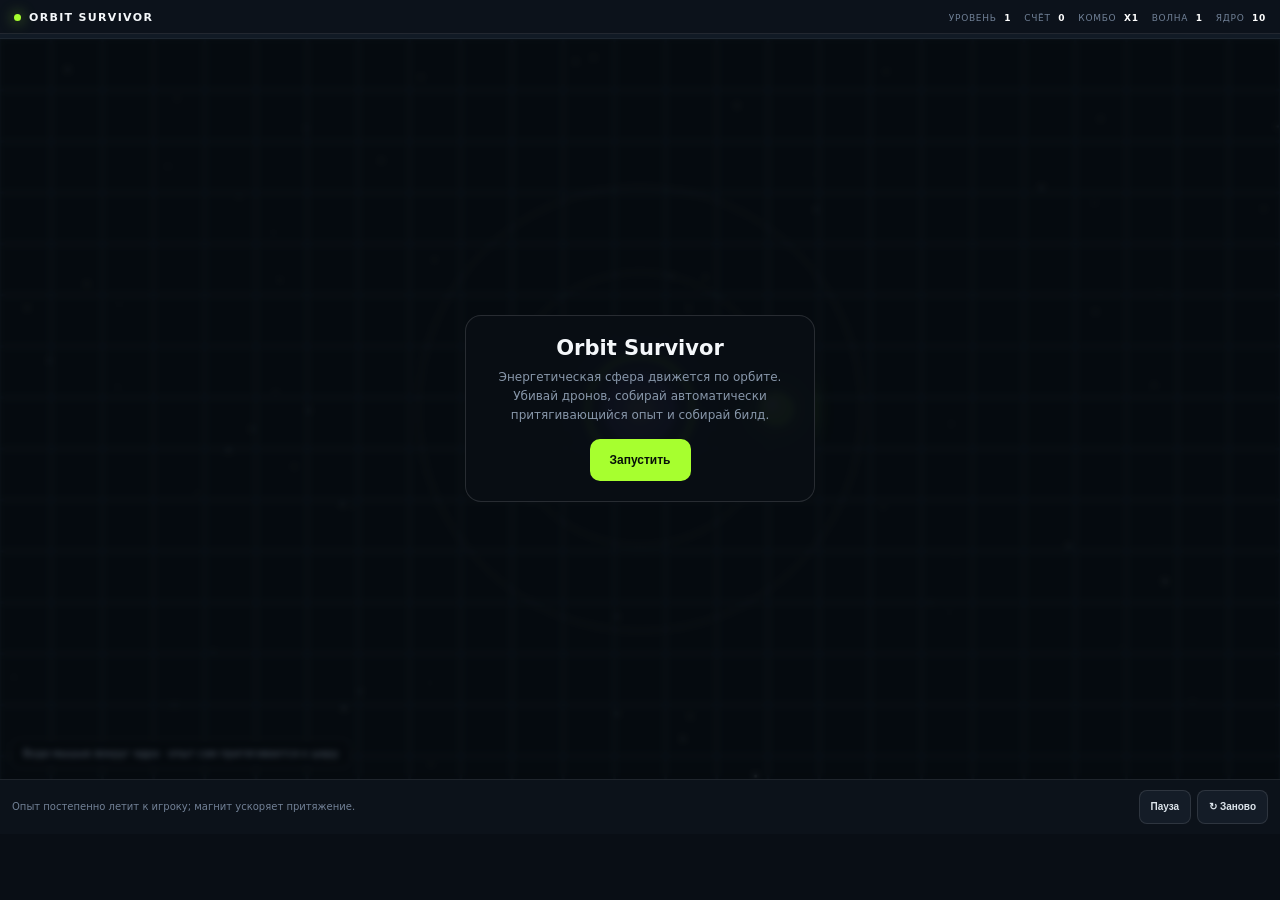
<file: orbit-survivor.html>
<!doctype html>
<html lang="ru">
<head>
<meta charset="utf-8">
<meta name="viewport" content="width=device-width, initial-scale=1">
<title>Orbit Survivor</title>
<style>
  *{box-sizing:border-box}
  body{margin:0;background:#05080d;color:#f4f7fa;font-family:Inter,ui-sans-serif,system-ui,sans-serif}
  html,body{min-height:100%;background:#090e15}
  .wrap{width:100%;max-width:none;margin:0;padding:0}
  .ogs-shell{overflow:hidden;border:0;border-radius:0;background:#090e15;color:#f4f7fa}
  .ogs-head{display:flex;align-items:center;justify-content:space-between;gap:12px;padding:11px 14px 9px;border-bottom:1px solid rgba(255,255,255,.09);background:#0c121b}
  .ogs-name{display:flex;align-items:center;gap:8px;font-size:11px;font-weight:900;letter-spacing:.12em;text-transform:uppercase;white-space:nowrap}
  .ogs-dot{width:7px;height:7px;border-radius:50%;background:#a7ff2f;box-shadow:0 0 14px rgba(167,255,47,.7)}
  .ogs-stats{display:flex;gap:13px;flex-wrap:wrap;justify-content:flex-end;font-size:9px;text-transform:uppercase;letter-spacing:.08em;color:#708096}
  .ogs-stats b{margin-left:4px;color:#fff}
  .ogs-xpwrap{height:5px;background:#111a25;border-bottom:1px solid rgba(255,255,255,.05)}
  .ogs-xp{height:100%;width:0;background:#a7ff2f;box-shadow:0 0 10px rgba(167,255,47,.5);transition:width .14s linear}
  .ogs-stage{position:relative;background:#080d13}
  canvas{display:block;width:100%;height:auto;touch-action:none;cursor:crosshair}
  .ogs-help{position:absolute;left:12px;bottom:12px;padding:7px 10px;border:1px solid rgba(255,255,255,.09);border-radius:8px;background:rgba(5,9,14,.72);backdrop-filter:blur(7px);font-size:10px;color:#8c9aae;pointer-events:none}
  .ogs-overlay{position:absolute;inset:0;display:flex;align-items:center;justify-content:center;padding:20px;background:rgba(4,8,12,.40);backdrop-filter:blur(3px)}
  .hidden{display:none!important}
  .ogs-card{width:min(350px,100%);padding:20px;border:1px solid rgba(255,255,255,.13);border-radius:16px;background:rgba(9,14,21,.95);text-align:center}
  .ogs-card strong{display:block;margin-bottom:8px;font-size:21px}
  .ogs-card p{margin:0 0 15px;font-size:12px;line-height:1.55;color:#8897aa}
  .ogs-primary{min-height:42px;padding:0 20px;border:0;border-radius:10px;background:#a7ff2f;color:#071008;font-size:12px;font-weight:900;cursor:pointer}
  .ogs-level{position:absolute;inset:0;display:flex;align-items:center;justify-content:center;padding:18px;background:rgba(3,7,11,.66);backdrop-filter:blur(4px)}
  .ogs-levelbox{width:min(690px,100%);padding:18px;border:1px solid rgba(167,255,47,.22);border-radius:16px;background:rgba(8,13,20,.97)}
  .ogs-leveltitle{text-align:center;margin-bottom:14px}
  .ogs-leveltitle b{display:block;font-size:18px;color:#a7ff2f}
  .ogs-leveltitle span{font-size:10px;color:#77869b;text-transform:uppercase;letter-spacing:.12em}
  .ogs-upgrades{display:grid;grid-template-columns:repeat(3,minmax(0,1fr));gap:9px}
  .ogs-upgrade{min-height:118px;padding:12px;text-align:left;border:1px solid rgba(255,255,255,.10);border-radius:12px;background:#111923;color:#edf4fb;cursor:pointer}
  .ogs-upgrade:hover{border-color:rgba(167,255,47,.55);background:#151f2a}
  .ogs-upgrade strong{display:block;margin-bottom:6px;font-size:12px;color:#fff}
  .ogs-upgrade span{display:block;font-size:10px;line-height:1.45;color:#8492a5}
  .ogs-upgrade em{display:inline-block;margin-top:9px;font-size:9px;font-style:normal;font-weight:900;color:#a7ff2f;text-transform:uppercase;letter-spacing:.08em}
  .ogs-foot{display:flex;align-items:center;justify-content:space-between;gap:12px;padding:10px 12px;border-top:1px solid rgba(255,255,255,.08);background:#0c121a}
  .ogs-copy{font-size:10px;color:#728196}
  .ogs-actions{display:flex;gap:6px;flex-shrink:0}
  .ogs-btn{min-height:34px;padding:0 11px;border:1px solid rgba(255,255,255,.11);border-radius:8px;background:#141c27;color:#dce4eb;font-size:10px;font-weight:800;cursor:pointer}
  @media(max-width:620px){.ogs-level{align-items:flex-start;overflow-y:auto}.ogs-upgrades{grid-template-columns:1fr}.ogs-upgrade{min-height:auto}.ogs-head{align-items:flex-start;flex-direction:column}.ogs-stats{justify-content:flex-start}.ogs-foot{align-items:flex-start;flex-direction:column}.ogs-actions{width:100%}.ogs-btn{flex:1}}
</style>
</head>
<body>
<div class="wrap">
  <div id="orbit-survivor-app" class="ogs-shell">
    <div class="ogs-head">
      <div class="ogs-name"><span class="ogs-dot"></span> ORBIT SURVIVOR</div>
      <div class="ogs-stats">
        <span>УРОВЕНЬ <b id="ogs-level-num">1</b></span>
        <span>СЧЁТ <b id="ogs-score">0</b></span>
        <span>КОМБО <b id="ogs-combo">x1</b></span>
        <span>ВОЛНА <b id="ogs-wave">1</b></span>
        <span>ЯДРО <b id="ogs-hp">10</b></span>
      </div>
    </div>
    <div class="ogs-xpwrap"><div class="ogs-xp" id="ogs-xp"></div></div>
    <div class="ogs-stage">
      <canvas id="ogs-canvas" width="900" height="520" tabindex="0"></canvas>
      <div class="ogs-help">Води мышью вокруг ядра · опыт сам притягивается к шару</div>
      <div class="ogs-overlay" id="ogs-overlay">
        <div class="ogs-card">
          <strong id="ogs-overlay-title">Orbit Survivor</strong>
          <p id="ogs-overlay-text">Энергетическая сфера движется по орбите. Убивай дронов, собирай автоматически притягивающийся опыт и собирай билд.</p>
          <button class="ogs-primary" id="ogs-start" type="button">Запустить</button>
        </div>
      </div>
      <div class="ogs-level hidden" id="ogs-levelup">
        <div class="ogs-levelbox">
          <div class="ogs-leveltitle"><span>LEVEL UP</span><b>Выбери улучшение</b></div>
          <div class="ogs-upgrades" id="ogs-upgrades"></div>
        </div>
      </div>
    </div>
    <div class="ogs-foot">
      <div class="ogs-copy">Опыт постепенно летит к игроку; магнит ускоряет притяжение.</div>
      <div class="ogs-actions">
        <button class="ogs-btn" id="ogs-pause" type="button">Пауза</button>
        <button class="ogs-btn" id="ogs-restart" type="button">↻ Заново</button>
      </div>
    </div>
  </div>
</div>
<script>
(() => {
const root=document.getElementById('orbit-survivor-app');if(!root||root.dataset.ready)return;root.dataset.ready='1';
const canvas=root.querySelector('#ogs-canvas'),ctx=canvas.getContext('2d');
const scoreEl=root.querySelector('#ogs-score'),comboEl=root.querySelector('#ogs-combo'),waveEl=root.querySelector('#ogs-wave'),hpEl=root.querySelector('#ogs-hp'),levelEl=root.querySelector('#ogs-level-num'),xpBar=root.querySelector('#ogs-xp');
const overlay=root.querySelector('#ogs-overlay'),overlayTitle=root.querySelector('#ogs-overlay-title'),overlayText=root.querySelector('#ogs-overlay-text'),startBtn=root.querySelector('#ogs-start'),pauseBtn=root.querySelector('#ogs-pause'),restartBtn=root.querySelector('#ogs-restart'),levelUpPanel=root.querySelector('#ogs-levelup'),upgradesEl=root.querySelector('#ogs-upgrades');
const W=canvas.width,H=canvas.height,CX=W/2,CY=H/2;
const COL={bg:'#080d13',grid:'#14202d',grid2:'#101923',acid:'#a7ff2f',cyan:'#5ad8ff',violet:'#866cff',red:'#ff5d71',yellow:'#ffd45b',white:'#edf5ff'};
let running=false,paused=false,choosingUpgrade=false,raf=0,last=0,time=0,score=0,hp=10,maxHp=10,wave=1,combo=1,comboTimer=0,spawnTimer=0,fireTimer=0,shake=0,level=1,xp=0,xpNeeded=18;
const stats={fireDelay:.46,damage:1,projectiles:1,spread:.16,bulletSpeed:620,bulletSize:3.5,pierce:0,orbitRadius:96,pickupRadius:70,magnetPower:1,critChance:0,critMult:2,regen:0};
const pointer={x:CX+200,y:CY,inside:false},player={x:CX+96,y:CY,angle:0,trail:[]};
let enemies=[],bullets=[],particles=[],rings=[],gems=[],floaters=[];const stars=[];
function rnd(a,b){return a+Math.random()*(b-a)}function clamp(v,a,b){return Math.max(a,Math.min(b,v))}function dist(ax,ay,bx,by){return Math.hypot(ax-bx,ay-by)}
for(let i=0;i<85;i++)stars.push({x:Math.random()*W,y:Math.random()*H,s:rnd(.5,1.8),a:rnd(.15,.65)});
function pointerPos(e){const r=canvas.getBoundingClientRect();pointer.x=(e.clientX-r.left)*W/r.width;pointer.y=(e.clientY-r.top)*H/r.height;pointer.inside=true}
canvas.addEventListener('pointermove',pointerPos);canvas.addEventListener('pointerdown',e=>{pointerPos(e);if(!running)start()});canvas.addEventListener('pointerleave',()=>pointer.inside=false);
function syncUI(){scoreEl.textContent=Math.floor(score);comboEl.textContent='x'+combo;waveEl.textContent=wave;hpEl.textContent=Math.max(0,Math.ceil(hp));levelEl.textContent=level;xpBar.style.width=Math.min(100,(xp/xpNeeded)*100)+'%'}
function resetStats(){Object.assign(stats,{fireDelay:.46,damage:1,projectiles:1,spread:.16,bulletSpeed:620,bulletSize:3.5,pierce:0,orbitRadius:96,pickupRadius:70,magnetPower:1,critChance:0,critMult:2,regen:0})}
function reset(){resetStats();time=0;score=0;hp=10;maxHp=10;wave=1;combo=1;comboTimer=0;spawnTimer=.6;fireTimer=.5;shake=0;level=1;xp=0;xpNeeded=18;enemies=[];bullets=[];particles=[];rings=[];gems=[];floaters=[];player.angle=0;player.x=CX+stats.orbitRadius;player.y=CY;player.trail=[];choosingUpgrade=false;levelUpPanel.classList.add('hidden');syncUI();draw()}
function start(){cancelAnimationFrame(raf);reset();running=true;paused=false;pauseBtn.textContent='Пауза';overlay.classList.add('hidden');last=performance.now();raf=requestAnimationFrame(loop)}
function endGame(){running=false;cancelAnimationFrame(raf);overlayTitle.textContent='Ядро уничтожено';overlayText.textContent=`Уровень ${level} · волна ${wave} · счёт ${Math.floor(score)}.`;startBtn.textContent='Ещё раз';overlay.classList.remove('hidden')}
function burst(x,y,color,n=9,power=150){for(let i=0;i<n;i++){const a=Math.random()*Math.PI*2,s=rnd(30,power);particles.push({x,y,vx:Math.cos(a)*s,vy:Math.sin(a)*s,t:rnd(.25,.55),life:.55,c:color,size:rnd(1.5,3.5)})}}
function ring(x,y,color,max=55){rings.push({x,y,r:4,max,t:.35,life:.35,c:color})}
function floater(x,y,text,color){floaters.push({x,y,text,c:color,t:.7,life:.7})}
function spawnGem(x,y,value=1){gems.push({x,y,v:value,r:value>1?6:4,spin:rnd(0,6.28),vx:rnd(-30,30),vy:rnd(-30,30),age:0})}
function spawnEnemy(){const side=Math.floor(Math.random()*4);let x,y;if(side===0){x=rnd(0,W);y=-35}else if(side===1){x=W+35;y=rnd(0,H)}else if(side===2){x=rnd(0,W);y=H+35}else{x=-35;y=rnd(0,H)}const elite=wave>=4&&Math.random()<Math.min(.24,wave*.022),r=elite?rnd(16,20):rnd(10,15),baseHp=1+Math.floor(wave/4),hv=elite?baseHp+3:baseHp,colors=[COL.violet,COL.cyan,COL.yellow];enemies.push({x,y,r,speed:rnd(46,64)+wave*5,hp:hv,maxHp:hv,angle:rnd(0,Math.PI*2),spin:rnd(-4.2,4.2),c:elite?COL.red:colors[Math.floor(Math.random()*colors.length)],elite})}
function shoot(){const total=stats.projectiles,center=(total-1)/2;for(let i=0;i<total;i++){const a=player.angle+(i-center)*stats.spread,sx=player.x+Math.cos(a)*14,sy=player.y+Math.sin(a)*14;bullets.push({x:sx,y:sy,vx:Math.cos(a)*stats.bulletSpeed,vy:Math.sin(a)*stats.bulletSpeed,r:stats.bulletSize,life:1.5,damage:stats.damage,pierce:stats.pierce})}burst(player.x+Math.cos(player.angle)*14,player.y+Math.sin(player.angle)*14,COL.acid,3,55)}
const upgradePool=[
{id:'firerate',name:'Перегрев снят',desc:'Стрельба на 18% чаще.',tag:'СКОРОСТРЕЛЬНОСТЬ',apply:()=>stats.fireDelay=Math.max(.085,stats.fireDelay*.82)},
{id:'multi',name:'Доп. ствол',desc:'Добавляет ещё один снаряд за залп.',tag:'+1 СНАРЯД',apply:()=>stats.projectiles=Math.min(7,stats.projectiles+1)},
{id:'damage',name:'Перегрузка',desc:'Урон каждого попадания +1.',tag:'+ УРОН',apply:()=>stats.damage+=1},
{id:'pierce',name:'Пробитие',desc:'Снаряд пробивает ещё одного врага.',tag:'ПРОБИТИЕ',apply:()=>stats.pierce=Math.min(4,stats.pierce+1)},
{id:'size',name:'Тяжёлый заряд',desc:'Снаряды становятся крупнее.',tag:'РАЗМЕР',apply:()=>stats.bulletSize=Math.min(10,stats.bulletSize*1.22)},
{id:'orbit',name:'Широкая орбита',desc:'Сфера держится дальше от ядра.',tag:'+ РАДИУС',apply:()=>stats.orbitRadius=Math.min(155,stats.orbitRadius+12)},
{id:'magnet',name:'Магнитное поле',desc:'Опыт заметно быстрее летит к сфере.',tag:'МАГНИТ',apply:()=>{stats.pickupRadius=Math.min(260,stats.pickupRadius+45);stats.magnetPower=Math.min(3.5,stats.magnetPower+.45)}},
{id:'crit',name:'Критическая масса',desc:'Шанс критического попадания +10%.',tag:'КРИТ',apply:()=>stats.critChance=Math.min(.5,stats.critChance+.10)},
{id:'repair',name:'Ремонт ядра',desc:'Восстанавливает 3 HP и +1 максимум.',tag:'РЕМОНТ',apply:()=>{maxHp+=1;hp=Math.min(maxHp,hp+3)}},
{id:'regen',name:'Саморемонт',desc:'Ядро медленно восстанавливает HP.',tag:'РЕГЕН',apply:()=>stats.regen+=.07}
];
function pickUpgrades(){const pool=[...upgradePool],r=[];while(r.length<3&&pool.length){const i=Math.floor(Math.random()*pool.length);r.push(pool.splice(i,1)[0])}return r}
function showLevelUp(){choosingUpgrade=true;levelUpPanel.classList.remove('hidden');upgradesEl.innerHTML='';pickUpgrades().forEach(u=>{const btn=document.createElement('button');btn.type='button';btn.className='ogs-upgrade';btn.innerHTML=`<strong>${u.name}</strong><span>${u.desc}</span><em>${u.tag}</em>`;btn.addEventListener('click',()=>{u.apply();choosingUpgrade=false;levelUpPanel.classList.add('hidden');burst(player.x,player.y,COL.acid,18,210);ring(player.x,player.y,COL.acid,90);syncUI()});upgradesEl.appendChild(btn)})}
function addXP(v){xp+=v;if(xp>=xpNeeded){xp-=xpNeeded;level++;xpNeeded=Math.floor(18+level*7+Math.pow(level,1.25)*2);showLevelUp()}}
function updatePlayer(dt){const target=Math.atan2(pointer.y-CY,pointer.x-CX);let d=target-player.angle;while(d>Math.PI)d-=Math.PI*2;while(d<-Math.PI)d+=Math.PI*2;player.angle+=d*Math.min(1,dt*11);player.x=CX+Math.cos(player.angle)*stats.orbitRadius;player.y=CY+Math.sin(player.angle)*stats.orbitRadius;player.trail.unshift({x:player.x,y:player.y,a:1});if(player.trail.length>16)player.trail.pop();for(const t of player.trail)t.a*=.82}
function killEnemy(e,bonus=1){e.dead=true;const gain=(e.elite?28:10)*combo*bonus;score+=gain;combo=clamp(combo+1,1,9);comboTimer=1.9;for(let i=0;i<(e.elite?3:1);i++)spawnGem(e.x+rnd(-7,7),e.y+rnd(-7,7),e.elite?2:1);burst(e.x,e.y,e.c,e.elite?20:10,e.elite?235:165);ring(e.x,e.y,e.c,e.elite?78:45);floater(e.x,e.y,'+'+Math.floor(gain),e.c);shake=Math.max(shake,e.elite?5:2)}
function update(dt){
  if(choosingUpgrade)return;
  time+=dt;wave=1+Math.floor(time/14);score+=dt*(1.5+wave*.15);
  if(stats.regen>0&&hp<maxHp)hp=Math.min(maxHp,hp+stats.regen*dt);
  if(comboTimer>0){comboTimer-=dt;if(comboTimer<=0)combo=1}
  updatePlayer(dt);
  spawnTimer-=dt;if(spawnTimer<=0){spawnEnemy();if(wave>=6&&Math.random()<Math.min(.35,wave*.018))spawnEnemy();spawnTimer=Math.max(.20,.78-wave*.028)+rnd(0,.20)}
  fireTimer-=dt;if(fireTimer<=0){shoot();fireTimer=stats.fireDelay}
  for(const b of bullets){b.x+=b.vx*dt;b.y+=b.vy*dt;b.life-=dt}
  for(const e of enemies){
    e.angle+=e.spin*dt;
    const d=Math.max(1,dist(e.x,e.y,CX,CY));
    e.x+=(CX-e.x)/d*e.speed*dt;
    e.y+=(CY-e.y)/d*e.speed*dt;
    if(dist(e.x,e.y,player.x,player.y)<e.r+15){killEnemy(e,.7);continue}
    if(d<27){e.dead=true;hp-=e.elite?2:1;combo=1;comboTimer=0;burst(e.x,e.y,COL.red,15,225);ring(CX,CY,COL.red,78);shake=Math.max(shake,7);if(hp<=0){hp=0;syncUI();endGame();return}}
  }
  for(const b of bullets){
    if(b.dead)continue;
    for(const e of enemies){
      if(e.dead)continue;
      if(dist(b.x,b.y,e.x,e.y)<b.r+e.r){
        const crit=Math.random()<stats.critChance,dmg=b.damage*(crit?stats.critMult:1);
        e.hp-=dmg;burst(b.x,b.y,crit?COL.yellow:e.c,crit?7:4,crit?130:90);
        if(crit)floater(b.x,b.y,'CRIT',COL.yellow);
        if(b.pierce>0)b.pierce--;else b.dead=true;
        if(e.hp<=0)killEnemy(e);
        if(b.dead)break;
      }
    }
  }
  enemies=enemies.filter(e=>!e.dead);
  bullets=bullets.filter(b=>!b.dead&&b.life>0&&b.x>-50&&b.x<W+50&&b.y>-50&&b.y<H+50);

  // Опыт: всегда медленно тянется к игроку, а в радиусе магнита резко ускоряется.
  for(const g of gems){
    g.age+=dt;g.spin+=dt*4;
    g.x+=g.vx*dt;g.y+=g.vy*dt;
    g.vx*=Math.pow(.07,dt);g.vy*=Math.pow(.07,dt);

    const d=Math.max(1,dist(g.x,g.y,player.x,player.y));
    const dx=(player.x-g.x)/d,dy=(player.y-g.y)/d;

    const globalPull=(24+Math.min(45,g.age*6))*stats.magnetPower;
    g.vx+=dx*globalPull*dt;
    g.vy+=dy*globalPull*dt;

    if(d<stats.pickupRadius){
      const closePull=(180+(stats.pickupRadius-d)*5)*stats.magnetPower;
      g.vx+=dx*closePull*dt;
      g.vy+=dy*closePull*dt;
    }

    const maxSpeed=420*stats.magnetPower;
    const spd=Math.hypot(g.vx,g.vy);
    if(spd>maxSpeed){g.vx=g.vx/spd*maxSpeed;g.vy=g.vy/spd*maxSpeed}

    if(d<18){g.dead=true;addXP(g.v);burst(g.x,g.y,COL.cyan,4,60)}
  }
  gems=gems.filter(g=>!g.dead);

  for(const p of particles){p.x+=p.vx*dt;p.y+=p.vy*dt;p.vx*=.965;p.vy*=.965;p.t-=dt}particles=particles.filter(p=>p.t>0);
  for(const r of rings){r.t-=dt;r.r+=(r.max-r.r)*dt*9}rings=rings.filter(r=>r.t>0);
  for(const f of floaters){f.y-=25*dt;f.t-=dt}floaters=floaters.filter(f=>f.t>0);
  shake*=Math.pow(.02,dt);syncUI();
}
function drawGrid(){ctx.fillStyle=COL.bg;ctx.fillRect(0,0,W,H);for(const s of stars){ctx.globalAlpha=s.a*(.7+Math.sin(time*1.2+s.x)*.3);ctx.fillStyle=COL.white;ctx.fillRect(s.x,s.y,s.s,s.s)}ctx.globalAlpha=1;ctx.strokeStyle=COL.grid;ctx.lineWidth=1;ctx.beginPath();for(let x=0;x<=W;x+=36){ctx.moveTo(x,0);ctx.lineTo(x,H)}for(let y=0;y<=H;y+=36){ctx.moveTo(0,y);ctx.lineTo(W,y)}ctx.stroke();ctx.strokeStyle=COL.grid2;ctx.beginPath();for(let x=0;x<=W;x+=180){ctx.moveTo(x,0);ctx.lineTo(x,H)}for(let y=0;y<=H;y+=180){ctx.moveTo(0,y);ctx.lineTo(W,y)}ctx.stroke()}
function drawTriangle(x,y,r,angle,color){ctx.save();ctx.translate(x,y);ctx.rotate(angle+Math.PI/2);ctx.shadowBlur=22;ctx.shadowColor=color;ctx.fillStyle=color;ctx.beginPath();ctx.moveTo(r,0);ctx.lineTo(-r*.72,-r*.72);ctx.lineTo(-r*.72,r*.72);ctx.closePath();ctx.fill();ctx.shadowBlur=0;ctx.fillStyle=COL.bg;ctx.beginPath();ctx.moveTo(r*.34,0);ctx.lineTo(-r*.3,-r*.27);ctx.lineTo(-r*.3,r*.27);ctx.closePath();ctx.fill();ctx.restore()}
function drawCore(){const pulse=1+Math.sin(time*4.5)*.055;ctx.strokeStyle='rgba(255,255,255,.08)';ctx.lineWidth=1;ctx.beginPath();ctx.arc(CX,CY,stats.orbitRadius,0,Math.PI*2);ctx.stroke();ctx.beginPath();ctx.arc(CX,CY,156,0,Math.PI*2);ctx.stroke();ctx.save();ctx.shadowBlur=38;ctx.shadowColor=COL.violet;ctx.fillStyle=COL.violet;ctx.beginPath();ctx.arc(CX,CY,25*pulse,0,Math.PI*2);ctx.fill();ctx.shadowBlur=14;ctx.shadowColor='#fff';ctx.fillStyle='#e5dcff';ctx.beginPath();ctx.arc(CX,CY,9,0,Math.PI*2);ctx.fill();ctx.restore();const hpPct=hp/maxHp;ctx.strokeStyle='rgba(255,255,255,.08)';ctx.lineWidth=4;ctx.beginPath();ctx.arc(CX,CY,37,-Math.PI/2,Math.PI*1.5);ctx.stroke();ctx.strokeStyle=hpPct>.35?COL.acid:COL.red;ctx.beginPath();ctx.arc(CX,CY,37,-Math.PI/2,-Math.PI/2+Math.PI*2*hpPct);ctx.stroke()}
function drawPlayer(){for(let i=player.trail.length-1;i>=0;i--){const t=player.trail[i];ctx.globalAlpha=t.a*.13;ctx.fillStyle=COL.acid;ctx.beginPath();ctx.arc(t.x,t.y,6+t.a*4,0,Math.PI*2);ctx.fill()}ctx.globalAlpha=1;ctx.strokeStyle='rgba(167,255,47,.16)';ctx.lineWidth=1.5;ctx.beginPath();ctx.moveTo(CX,CY);ctx.lineTo(player.x,player.y);ctx.stroke();const pulse=1+Math.sin(time*8)*.08;ctx.save();ctx.shadowBlur=26;ctx.shadowColor=COL.acid;ctx.fillStyle=COL.acid;ctx.beginPath();ctx.arc(player.x,player.y,12*pulse,0,Math.PI*2);ctx.fill();ctx.shadowBlur=10;ctx.shadowColor='#fff';ctx.fillStyle='#eaffd0';ctx.beginPath();ctx.arc(player.x-3,player.y-3,4,0,Math.PI*2);ctx.fill();ctx.restore()}
function drawEnemies(){for(const e of enemies){drawTriangle(e.x,e.y,e.r,e.angle,e.c);if(e.elite){ctx.strokeStyle='rgba(255,93,113,.35)';ctx.beginPath();ctx.arc(e.x,e.y,e.r+8,0,Math.PI*2);ctx.stroke()}}}
function drawBullets(){for(const b of bullets){ctx.save();ctx.shadowBlur=15;ctx.shadowColor=COL.acid;ctx.fillStyle=COL.acid;ctx.beginPath();ctx.arc(b.x,b.y,b.r,0,Math.PI*2);ctx.fill();ctx.restore()}}
function drawGems(){for(const g of gems){ctx.save();ctx.translate(g.x,g.y);ctx.rotate(g.spin);ctx.shadowBlur=12;ctx.shadowColor=COL.cyan;ctx.fillStyle=COL.cyan;ctx.beginPath();ctx.moveTo(0,-g.r-2);ctx.lineTo(g.r,0);ctx.lineTo(0,g.r+2);ctx.lineTo(-g.r,0);ctx.closePath();ctx.fill();ctx.restore()}}
function drawEffects(){for(const r of rings){ctx.globalAlpha=Math.max(0,r.t/r.life);ctx.strokeStyle=r.c;ctx.lineWidth=2;ctx.beginPath();ctx.arc(r.x,r.y,r.r,0,Math.PI*2);ctx.stroke()}ctx.globalAlpha=1;for(const p of particles){ctx.globalAlpha=Math.max(0,p.t/p.life);ctx.fillStyle=p.c;ctx.fillRect(p.x-p.size/2,p.y-p.size/2,p.size,p.size)}ctx.globalAlpha=1;ctx.font='800 11px ui-sans-serif,system-ui';ctx.textAlign='center';for(const f of floaters){ctx.globalAlpha=Math.max(0,f.t/f.life);ctx.fillStyle=f.c;ctx.fillText(f.text,f.x,f.y)}ctx.globalAlpha=1}
function drawCrosshair(){if(!pointer.inside)return;ctx.strokeStyle='rgba(167,255,47,.34)';ctx.lineWidth=1;ctx.beginPath();ctx.arc(pointer.x,pointer.y,8,0,Math.PI*2);ctx.moveTo(pointer.x-13,pointer.y);ctx.lineTo(pointer.x+13,pointer.y);ctx.moveTo(pointer.x,pointer.y-13);ctx.lineTo(pointer.x,pointer.y+13);ctx.stroke()}
function draw(){drawGrid();ctx.save();if(shake>.2)ctx.translate(rnd(-shake,shake),rnd(-shake,shake));drawCore();drawGems();drawEnemies();drawBullets();drawPlayer();drawEffects();ctx.restore();drawCrosshair()}
function loop(now){if(!running)return;const dt=Math.min(.033,(now-last)/1000||0);last=now;if(!paused)update(dt);draw();if(running)raf=requestAnimationFrame(loop)}
startBtn.addEventListener('click',start);restartBtn.addEventListener('click',start);pauseBtn.addEventListener('click',()=>{if(!running||choosingUpgrade)return;paused=!paused;pauseBtn.textContent=paused?'Продолжить':'Пауза'});document.addEventListener('visibilitychange',()=>{if(document.hidden&&running&&!paused&&!choosingUpgrade){paused=true;pauseBtn.textContent='Продолжить'}});reset();
})();
</script>
</body>
</html>
</file>
<file: css/style.css>
:root{--bg:#090b0f;--panel:#11141a;--panel2:#171b23;--text:#f4f3ef;--muted:#9ba1ac;--line:rgba(255,255,255,.1);--lime:#baff2f;--orange:#ff7048;--violet:#8a73ff;--display:"Unbounded",sans-serif;--body:"Manrope",sans-serif}
*{box-sizing:border-box}html{scroll-behavior:smooth}body{margin:0;background:var(--bg);color:var(--text);font-family:var(--body);overflow-x:hidden}button{font:inherit}a{color:inherit;text-decoration:none}img,video,canvas{display:block;max-width:100%}.grain{position:fixed;inset:0;z-index:50;pointer-events:none;opacity:.045;background-image:url("data:image/svg+xml,%3Csvg viewBox='0 0 180 180' xmlns='http://www.w3.org/2000/svg'%3E%3Cfilter id='n'%3E%3CfeTurbulence type='fractalNoise' baseFrequency='.9' numOctaves='3' stitchTiles='stitch'/%3E%3C/filter%3E%3Crect width='100%25' height='100%25' filter='url(%23n)' opacity='.7'/%3E%3C/svg%3E")}
.header{position:fixed;z-index:30;inset:0 0 auto;display:grid;grid-template-columns:1fr auto 1fr;align-items:center;height:72px;padding:0 clamp(18px,4vw,64px);border-bottom:1px solid var(--line);background:rgba(9,11,15,.78);backdrop-filter:blur(18px)}.logo{display:flex;align-items:center;gap:11px;font-size:14px}.logo span{display:grid;place-items:center;width:34px;height:34px;border-radius:50%;background:var(--lime);color:#0c1005;font:600 12px var(--display)}.nav{display:flex;gap:28px;color:#b9bec8;font-size:12px}.nav a,.header-link{transition:color .2s}.nav a:hover,.header-link:hover{color:var(--lime)}.header-link{justify-self:end;font-size:12px;font-weight:800}
.hero{position:relative;display:grid;grid-template-columns:minmax(520px,1.05fr) minmax(440px,.95fr);align-items:center;gap:clamp(45px,6vw,100px);min-height:100svh;padding:118px clamp(20px,5vw,82px) 54px;background:radial-gradient(circle at 9% 21%,rgba(138,115,255,.15),transparent 25%),radial-gradient(circle at 87% 45%,rgba(186,255,47,.08),transparent 24%)}
.hero-copy{min-width:0}.eyebrow{display:flex;align-items:center;gap:9px;margin:0 0 27px;color:#c9ced7;text-transform:uppercase;letter-spacing:.13em;font-size:10px;font-weight:700}.eyebrow span,.live-dot{width:7px;height:7px;border-radius:50%;background:var(--lime);box-shadow:0 0 16px var(--lime)}.hero-copy h1{margin:0;font:600 clamp(48px,5.2vw,88px)/1 var(--display);letter-spacing:-.065em}.hero-copy h1 em{color:var(--lime);font-style:normal}.hero-copy>p:not(.eyebrow){max-width:700px;margin:30px 0 0;color:var(--muted);font-size:clamp(17px,1.4vw,21px);line-height:1.62}.hero-actions{display:flex;gap:11px;flex-wrap:wrap;margin-top:35px}.button{padding:14px 20px;border:1px solid var(--line);border-radius:999px;font-size:12px;font-weight:800;transition:transform .2s,border-color .2s}.button:hover{transform:translateY(-2px);border-color:var(--lime)}.button-main{background:var(--lime);border-color:var(--lime);color:#0c1005}.hero-facts{display:flex;gap:25px;flex-wrap:wrap;margin-top:38px;padding-top:24px;border-top:1px solid var(--line);color:#7f8691;font-size:10px;text-transform:uppercase;letter-spacing:.06em}.hero-facts b{display:block;margin-bottom:4px;color:#dadddf;font-size:12px}
.mini-game{min-width:0;border:1px solid var(--line);border-radius:26px;overflow:hidden;background:#090e15;box-shadow:0 30px 80px rgba(0,0,0,.3)}.orbit-game iframe{display:block;width:100%;height:auto;min-height:430px;max-height:620px;aspect-ratio:900/650;border:0;background:#090e15}
.section{padding:clamp(90px,10vw,160px) clamp(20px,6vw,100px);border-top:1px solid var(--line)}.section-head{display:grid;grid-template-columns:.62fr 1.38fr;gap:40px;align-items:start;margin-bottom:clamp(55px,7vw,95px)}.compact-head{margin-bottom:38px}.section-index{display:grid;place-items:center;width:42px;height:42px;margin-bottom:22px;border:1px solid var(--line);border-radius:50%;color:var(--lime);font:600 10px var(--display)}.section-label{margin:0;color:var(--muted);font-size:11px;text-transform:uppercase;letter-spacing:.12em}.section-head h2{margin:0;font:600 clamp(42px,5.4vw,80px)/1.06 var(--display);letter-spacing:-.055em}
.steam-case{display:grid;grid-template-columns:minmax(0,1.08fr) minmax(400px,.92fr);min-height:740px;border:1px solid var(--line);border-radius:28px;overflow:hidden;background:var(--panel)}.steam-cover{position:relative;overflow:hidden;background:#151921}.steam-cover:after{content:"";position:absolute;inset:0;background:linear-gradient(180deg,transparent 48%,rgba(8,10,14,.7))}.steam-cover img{width:100%;height:100%;object-fit:cover;transition:transform .6s}.steam-cover:hover img{transform:scale(1.035)}.steam-badge{position:absolute;z-index:2;top:22px;left:22px;padding:9px 13px;border-radius:999px;background:var(--lime);color:#0c1005;font-size:10px;font-weight:800;text-transform:uppercase}.cover-arrow{position:absolute;z-index:2;right:25px;bottom:20px;font-size:40px}.steam-copy{padding:clamp(30px,4.6vw,68px)}.case-meta{display:flex;justify-content:space-between;gap:12px;margin-bottom:40px;color:#777e89;font-size:9px;text-transform:uppercase;letter-spacing:.1em}.steam-copy h3{margin:0;font:600 clamp(36px,4vw,62px)/1 var(--display);letter-spacing:-.05em}.steam-copy h3 em{color:var(--orange);font-style:normal}.steam-copy>p{color:#aeb3bd;font-size:14px;line-height:1.7}.steam-copy .case-lead{margin-top:26px;color:var(--text);font-size:clamp(17px,1.6vw,22px);line-height:1.5}.release-facts{display:grid;grid-template-columns:repeat(3,1fr);margin:30px 0;border-block:1px solid var(--line)}.release-facts div{padding:19px 10px 19px 0}.release-facts div+div{padding-left:14px;border-left:1px solid var(--line)}.release-facts b{display:block;color:var(--lime);font:600 24px var(--display)}.release-facts span{color:#858c97;font-size:10px}.role{display:grid;grid-template-columns:85px 1fr;gap:15px;margin:24px 0;padding:18px;border-radius:14px;background:rgba(138,115,255,.1)}.role>span{color:#b8acff;font-size:9px;text-transform:uppercase;letter-spacing:.1em}.role p{margin:0;color:#c3c6cd;font-size:12px;line-height:1.55}.tags{display:flex;flex-wrap:wrap;gap:7px}.tags span{padding:6px 9px;border:1px solid var(--line);border-radius:999px;color:#b9bec7;font-size:9px}.text-link{display:inline-flex;gap:28px;margin-top:28px;padding-bottom:6px;border-bottom:1px solid;font-size:12px;font-weight:800}.text-link:hover{color:var(--lime)}
.projects{background:#0c0f14}.catalog-intro{display:flex;align-items:end;justify-content:space-between;gap:30px;margin:0 0 55px 31%}.catalog-intro p{max-width:670px;margin:0;color:var(--muted);font-size:clamp(17px,1.8vw,24px);line-height:1.55}.filters{display:flex;gap:7px;flex-wrap:wrap;justify-content:flex-end}.filters button{padding:9px 13px;border:1px solid var(--line);border-radius:999px;background:transparent;color:#9ca2ad;font-size:10px;cursor:pointer}.filters button.active,.filters button:hover{background:var(--lime);border-color:var(--lime);color:#101408}.catalog{display:grid;grid-template-columns:repeat(12,1fr);gap:17px}.collection-card{grid-column:span 4;display:flex;flex-direction:column;min-width:0;border:1px solid var(--line);border-radius:20px;overflow:hidden;background:var(--panel);transition:transform .25s,border-color .25s}.collection-card.featured{grid-column:span 8}.collection-card:hover{transform:translateY(-4px);border-color:rgba(186,255,47,.3)}.collection-card[hidden]{display:none}.collection-cover{position:relative;width:100%;aspect-ratio:16/10;padding:0;border:0;overflow:hidden;background:linear-gradient(140deg,#242936,#11151d);color:#fff;cursor:pointer;text-align:left}.collection-card.featured .collection-cover{aspect-ratio:16/8}.collection-cover img,.collection-cover video{width:100%;height:100%;object-fit:cover;transition:transform .5s}.collection-card:hover .collection-cover img,.collection-card:hover .collection-cover video{transform:scale(1.035)}.collection-cover:after{content:"";position:absolute;inset:0;background:linear-gradient(180deg,transparent 52%,rgba(5,7,10,.82))}.collection-count{position:absolute;z-index:2;right:15px;top:15px;padding:7px 10px;border-radius:999px;background:rgba(8,10,14,.8);backdrop-filter:blur(8px);font-size:9px}.play-mark{position:absolute;z-index:2;inset:50% auto auto 50%;display:grid;place-items:center;width:52px;height:52px;transform:translate(-50%,-50%);border:1px solid rgba(255,255,255,.35);border-radius:50%;background:rgba(8,10,14,.55);font-size:12px}.collection-body{display:flex;flex:1;flex-direction:column;align-items:flex-start;padding:24px}.collection-kicker{color:var(--lime);font-size:9px;text-transform:uppercase;letter-spacing:.1em}.collection-body h3{margin:32px 0 11px;font:600 clamp(21px,2vw,31px)/1.12 var(--display);letter-spacing:-.04em}.collection-body p{margin:0 0 23px;color:var(--muted);font-size:13px;line-height:1.55}.collection-body .tags{margin-top:auto}.open-gallery{margin-top:22px;padding:0 0 5px;border:0;border-bottom:1px solid #767d88;background:transparent;color:#d9dce1;font-size:11px;font-weight:800;cursor:pointer}.open-gallery:hover{color:var(--lime);border-color:var(--lime)}
.primary-project{grid-column:span 6}.primary-project.featured{grid-column:span 12}.primary-project .collection-body{padding:clamp(24px,3vw,38px)}.primary-project .collection-body h3{margin-top:24px}.project-points{display:grid;gap:8px;margin:0 0 24px;padding:0;list-style:none;color:#c0c4cc;font-size:12px;line-height:1.55}.project-points li{position:relative;padding-left:16px}.project-points li:before{content:"";position:absolute;left:0;top:.65em;width:5px;height:5px;border-radius:50%;background:var(--lime)}.collection-placeholder{display:flex;flex-direction:column;justify-content:flex-end;gap:12px;padding:28px;background:radial-gradient(circle at 80% 20%,rgba(138,115,255,.28),transparent 35%),linear-gradient(145deg,#1c2230,#0b0e13);cursor:default}.collection-placeholder>span{position:absolute;top:24px;right:26px;color:var(--lime);font:600 clamp(45px,7vw,90px)/1 var(--display);opacity:.2}.collection-placeholder strong{max-width:650px;font:600 clamp(24px,3vw,46px)/1.08 var(--display);letter-spacing:-.04em}.collection-placeholder small{color:var(--muted);font-size:10px}.experiments{background:#0a0d12}.prototype-catalog .collection-card{grid-column:span 3}.prototype-catalog .collection-cover{aspect-ratio:16/10}.prototype-catalog .collection-body{padding:20px}.prototype-catalog .collection-body h3{margin:22px 0 9px;font-size:20px}.prototype-catalog .collection-body p{font-size:12px}.prototype-catalog .collection-card.featured{grid-column:span 6}
.showreel{display:grid;grid-template-columns:1.35fr .65fr;min-height:620px;background:var(--text);color:#11141a}.showreel video{width:100%;height:100%;min-height:560px;object-fit:cover;background:#080a0e}.showreel>div{display:flex;flex-direction:column;padding:clamp(34px,5vw,75px)}.showreel span{color:#69707b;font-size:10px;text-transform:uppercase;letter-spacing:.1em}.showreel h2{margin:auto 0 22px;font:600 clamp(40px,4.5vw,70px)/1 var(--display);letter-spacing:-.06em}.showreel p{margin:0;color:#636a74;line-height:1.65}
.lab{background:linear-gradient(145deg,rgba(138,115,255,.13),transparent 34%),#0b0e13}.lab-lead{max-width:850px;margin:0 0 60px 31%;color:#bbc0c8;font-size:clamp(20px,2.2vw,32px);line-height:1.45}.lab-grid{display:grid;grid-template-columns:repeat(2,1fr);border-top:1px solid var(--line);border-left:1px solid var(--line)}.lab-card{display:grid;grid-template-columns:80px 1fr auto;gap:16px;align-items:start;min-height:230px;padding:28px;border-right:1px solid var(--line);border-bottom:1px solid var(--line);background:transparent;cursor:pointer;transition:background .2s;text-align:left;color:inherit}.lab-card:hover{background:rgba(255,255,255,.035)}.lab-card>span{color:var(--lime);font:600 10px var(--display)}.lab-card h3{margin:0 0 10px;font:600 clamp(20px,2vw,28px)/1.15 var(--display)}.lab-card p{margin:0;color:var(--muted);font-size:13px;line-height:1.55}.lab-card i{font-style:normal;font-size:28px}.lab-card small{display:block;margin-top:30px;color:#737a85;font-size:10px}
.web{background:#101319}.web-grid{display:grid;gap:26px}.web-card{display:grid;grid-template-columns:1.25fr .75fr;min-height:560px;border:1px solid var(--line);border-radius:24px;overflow:hidden;background:var(--panel)}.web-card-reverse{grid-template-columns:.75fr 1.25fr}.web-card-reverse .web-image{order:2}.web-image{position:relative;padding:0;border:0;overflow:hidden;background:#e7e3dd;cursor:pointer}.web-image img{width:100%;height:100%;object-fit:cover;object-position:top;transition:transform .5s}.web-image:hover img{transform:scale(1.025)}.web-image span{position:absolute;right:18px;bottom:18px;padding:10px 13px;border-radius:999px;background:#0b0e13;color:#fff;font-size:10px}.web-card>div{display:flex;flex-direction:column;align-items:flex-start;padding:clamp(30px,4vw,60px)}.web-card>div>span{color:var(--lime);font-size:9px;text-transform:uppercase;letter-spacing:.1em}.web-card h3{margin:auto 0 18px;font:600 clamp(38px,4vw,64px)/1 var(--display);letter-spacing:-.055em}.web-card p{margin:0 0 25px;color:var(--muted);font-size:14px;line-height:1.65}
.collection-cover:after{display:none}.collection-cover,.lab-media{position:relative;overflow:hidden;background:#07090d}.slide-main{display:block;width:100%;height:100%;padding:0;border:0;background:#07090d;color:#fff;cursor:pointer}.slider-visual{display:block;width:100%;height:100%}.collection-cover .slider-visual img,.lab-media .slider-visual img{width:100%;height:100%;object-fit:contain;background:#07090d;transform:none!important}.card-slide{position:absolute;z-index:5;top:50%;display:grid;place-items:center;width:42px;height:42px;padding:0;transform:translateY(-50%);border:1px solid rgba(255,255,255,.25);border-radius:50%;background:rgba(7,9,13,.78);color:#fff;cursor:pointer;backdrop-filter:blur(8px)}.card-slide:hover{background:var(--lime);border-color:var(--lime);color:#0b1005}.card-slide.prev{left:14px}.card-slide.next{right:14px}.slide-caption{position:absolute;z-index:4;left:15px;right:90px;bottom:14px;overflow:hidden;color:#fff;font-size:10px;text-overflow:ellipsis;white-space:nowrap;text-shadow:0 2px 8px #000}.collection-count{z-index:5}.collection-count b{color:var(--lime)}
.lab-grid{display:grid;grid-template-columns:1fr;gap:26px;border:0}.lab-case{display:grid;grid-template-columns:minmax(0,1.2fr) minmax(340px,.8fr);min-height:520px;overflow:hidden;border:1px solid var(--line);border-radius:22px;background:var(--panel)}.lab-case:nth-child(even){grid-template-columns:minmax(340px,.8fr) minmax(0,1.2fr)}.lab-case:nth-child(even) .lab-media{order:2}.lab-media{min-height:430px}.lab-media .collection-count{position:absolute;right:15px;top:15px;padding:7px 10px;border-radius:999px;background:rgba(8,10,14,.8);font-size:9px}.lab-copy{display:flex;flex-direction:column;align-items:flex-start;padding:clamp(30px,4vw,58px)}.lab-copy>span{color:var(--lime);font-size:9px;text-transform:uppercase;letter-spacing:.1em}.lab-copy h3{margin:auto 0 18px;font:600 clamp(30px,3.5vw,54px)/1.05 var(--display);letter-spacing:-.05em}.lab-copy p{margin:0;color:var(--muted);font-size:15px;line-height:1.65}.lab-copy .open-gallery{margin-top:30px}
.web-lead{max-width:800px;margin:0 0 55px 31%;color:var(--muted);font-size:clamp(18px,2vw,27px);line-height:1.5}.site-catalog{display:grid;grid-template-columns:repeat(2,minmax(0,1fr));gap:20px}.site-card{display:flex;flex-direction:column;overflow:hidden;border:1px solid var(--line);border-radius:20px;background:var(--panel)}.site-card.site-wide{grid-column:1/-1;display:grid;grid-template-columns:minmax(0,1.25fr) minmax(330px,.75fr);min-height:560px}.site-shot{position:relative;display:block;aspect-ratio:16/10;overflow:hidden;background:#eef0f2}.site-wide .site-shot{aspect-ratio:auto}.site-shot img{width:100%;height:100%;object-fit:contain;object-position:center top;background:#eef0f2}.site-copy{display:flex;flex:1;flex-direction:column;align-items:flex-start;padding:26px}.site-copy>span{color:var(--lime);font-size:9px;text-transform:uppercase;letter-spacing:.09em}.site-copy h3{margin:34px 0 12px;font:600 clamp(24px,2.6vw,39px)/1.1 var(--display);letter-spacing:-.04em}.site-wide .site-copy h3{margin-top:auto}.site-copy p{margin:0;color:var(--muted);font-size:13px;line-height:1.6}.web-extras{display:grid;grid-template-columns:.7fr 1fr 1fr;gap:18px;margin-top:70px;padding-top:40px;border-top:1px solid var(--line)}.web-extras>div{padding:20px}.web-extras>div>span{color:var(--lime);font-size:9px;text-transform:uppercase}.web-extras h3{margin:28px 0 13px;font:600 25px/1.15 var(--display)}.web-extras p{margin:0;color:var(--muted);font-size:13px;line-height:1.6}.extra-shot{position:relative;min-height:280px;margin:0;overflow:hidden;border:1px solid var(--line);border-radius:16px;background:#0b0e13}.extra-shot img{width:100%;height:100%;object-fit:contain}.extra-shot figcaption{position:absolute;left:12px;bottom:12px;padding:8px 10px;border-radius:999px;background:rgba(8,10,14,.85);color:#fff;font-size:9px}.video-thumb{position:relative}.video-thumb img{width:100%;height:100%;object-fit:cover}.video-thumb span{position:absolute;inset:0;display:grid;place-items:center;background:rgba(0,0,0,.25);color:#fff}
.about-title>span{color:var(--lime);font-size:9px;text-transform:uppercase;letter-spacing:.1em}.about-title h2{max-width:1200px;margin:35px 0 95px;font:600 clamp(40px,6vw,86px)/1.08 var(--display);letter-spacing:-.06em}.about-title em{color:var(--violet);font-style:normal}.about-grid{display:grid;grid-template-columns:1fr 1fr;gap:clamp(60px,10vw,170px)}.about-copy p{margin:0 0 22px;color:#b7bbc4;font-size:clamp(17px,1.5vw,21px);line-height:1.7}.skills{border-top:1px solid var(--line)}.skills div{display:grid;grid-template-columns:135px 1fr;gap:20px;padding:23px 0;border-bottom:1px solid var(--line)}.skills span{color:var(--lime);font-size:9px;text-transform:uppercase}.skills p{margin:0;color:#c1c5cd;line-height:1.5}
.contact{padding:clamp(90px,12vw,180px) clamp(20px,6vw,100px);background:var(--lime);color:#111408}.contact>p{margin:0;font-size:13px;font-weight:800}.contact h2{margin:24px 0 65px;font:600 clamp(50px,8.5vw,132px)/.95 var(--display);letter-spacing:-.07em}.contact-links{border-top:2px solid}.contact-links a{display:flex;align-items:center;justify-content:space-between;gap:24px;padding:22px 0;border-bottom:2px solid;font-size:clamp(20px,2.4vw,32px);font-weight:800;transition:padding .2s,opacity .2s}.contact-links a:hover{padding-inline:12px;opacity:.72}.contact-links span{display:flex;align-items:baseline;gap:clamp(18px,3vw,46px)}.contact-links small{min-width:78px;font-size:10px;text-transform:uppercase;letter-spacing:.12em}.contact-links b{font-weight:500}footer{display:flex;justify-content:space-between;gap:20px;padding:25px clamp(20px,6vw,100px);color:#747b86;font-size:9px;text-transform:uppercase;letter-spacing:.08em}
.media-modal{position:fixed;z-index:100;inset:0;display:grid;place-items:center;padding:24px;background:rgba(3,4,6,.88);backdrop-filter:blur(16px);opacity:0;pointer-events:none;transition:opacity .2s}.media-modal.open{opacity:1;pointer-events:auto}.modal-shell{display:grid;grid-template-rows:auto minmax(0,1fr) auto auto;width:min(1380px,100%);height:min(92vh,940px);border:1px solid var(--line);border-radius:22px;overflow:hidden;background:#0e1117;box-shadow:0 40px 100px rgba(0,0,0,.55)}.modal-head{display:flex;justify-content:space-between;gap:20px;align-items:center;padding:17px 20px;border-bottom:1px solid var(--line)}.modal-head span{color:var(--lime);font-size:9px;text-transform:uppercase}.modal-head h2{margin:4px 0 0;font:600 clamp(18px,2vw,26px) var(--display)}.modal-head button{width:42px;height:42px;border:1px solid var(--line);border-radius:50%;background:transparent;color:#fff;font-size:25px;cursor:pointer}.modal-stage{display:flex;align-items:center;justify-content:center;min-width:0;min-height:0;overflow:hidden;padding:18px;background:#07090d}.modal-stage img,.modal-stage video{display:block;width:auto;height:auto;max-width:100%;max-height:100%;min-width:0;min-height:0;object-fit:contain}.modal-bottom{display:grid;grid-template-columns:auto 1fr auto auto;align-items:center;gap:15px;padding:12px 18px;border-top:1px solid var(--line)}.modal-bottom button{width:38px;height:38px;border:1px solid var(--line);border-radius:50%;background:#171b23;color:#fff;cursor:pointer}.modal-bottom p{margin:0;color:#b2b7c0;font-size:12px}.modal-bottom span{color:#747b86;font-size:10px}.modal-thumbs{display:flex;gap:8px;overflow-x:auto;padding:0 18px 15px}.modal-thumb{flex:0 0 78px;height:52px;padding:0;border:1px solid var(--line);border-radius:7px;overflow:hidden;background:#171b23;color:#fff;cursor:pointer}.modal-thumb.active{border-color:var(--lime)}.modal-thumb img,.modal-thumb video{width:100%;height:100%;object-fit:cover}.modal-thumb.video-thumb{display:grid;place-items:center;font-size:15px}
.reveal{opacity:0;transform:translateY(24px);transition:opacity .65s,transform .65s}.reveal.is-visible{opacity:1;transform:none}
@media(max-width:1180px){.nav{display:none}.header{grid-template-columns:1fr auto}.hero{grid-template-columns:minmax(0,1fr);min-height:auto}.hero-copy{order:-1;padding-top:35px}.mini-game{max-width:850px;width:100%;margin:auto}.steam-case{grid-template-columns:1fr}.steam-cover{min-height:540px}.collection-card,.primary-project{grid-column:span 6}.collection-card.featured,.primary-project.featured{grid-column:span 12}.prototype-catalog .collection-card{grid-column:span 6}.showreel{grid-template-columns:1fr}.web-card,.web-card-reverse{grid-template-columns:1fr}.web-card-reverse .web-image{order:0}.web-image{min-height:460px}}
@media(max-width:760px){.header{height:64px;padding:0 16px}.header-link{display:none}.hero{width:100%;max-width:100vw;padding:105px 16px 55px;gap:38px}.hero-copy{width:100%;max-width:calc(100vw - 32px);overflow:hidden}.hero-copy h1{font-size:clamp(34px,10.2vw,48px);overflow-wrap:anywhere}.hero-copy>p:not(.eyebrow){font-size:16px;overflow-wrap:anywhere}.hero-facts{display:grid;grid-template-columns:minmax(0,1fr) minmax(0,1fr)}.hero-facts span{min-width:0;overflow-wrap:anywhere}.mini-game{border-radius:18px}.game-topline{align-items:flex-start;flex-direction:column}.game-stats{width:100%;justify-content:space-between}.game-controls{align-items:flex-start;flex-direction:column}.game-controls p{max-width:none}.section{padding:80px 16px}.section-head{grid-template-columns:1fr;gap:28px;margin-bottom:48px}.section-head h2{font-size:37px}.steam-case{border-radius:18px}.steam-cover{min-height:290px}.steam-copy{padding:28px 20px}.case-meta{flex-direction:column;margin-bottom:28px}.steam-copy h3{font-size:33px}.release-facts{grid-template-columns:1fr}.release-facts div+div{padding-left:0;border-left:0;border-top:1px solid var(--line)}.role{grid-template-columns:1fr}.catalog-intro{align-items:flex-start;flex-direction:column;margin:0 0 38px}.filters{justify-content:flex-start}.catalog{grid-template-columns:1fr}.collection-card,.collection-card.featured,.primary-project,.primary-project.featured,.prototype-catalog .collection-card{grid-column:auto}.collection-card.featured .collection-cover{aspect-ratio:16/10}.collection-placeholder{min-height:260px}.showreel{min-height:0}.showreel video{min-height:280px}.lab-lead{margin:0 0 45px;font-size:18px}.lab-grid{grid-template-columns:1fr}.lab-card{grid-template-columns:46px 1fr auto;min-height:210px;padding:22px 16px}.web-image{min-height:260px}.web-card{min-height:0;border-radius:18px}.web-card>div{min-height:330px}.about-title h2{margin-bottom:55px}.about-grid{grid-template-columns:1fr}.skills div{grid-template-columns:1fr;gap:9px}.contact h2{margin-bottom:45px}.contact-links span{display:grid;gap:5px}.contact-links small{min-width:0}.media-modal{padding:0}.modal-shell{width:100%;height:100%;max-height:none;border:0;border-radius:0}.modal-bottom{grid-template-columns:auto 1fr auto}.modal-bottom span{display:none}footer{flex-direction:column}}
@media(max-width:1180px){.lab-case,.lab-case:nth-child(even){grid-template-columns:1fr}.lab-case:nth-child(even) .lab-media{order:0}.site-card.site-wide{grid-template-columns:1fr;min-height:0}.site-wide .site-shot{aspect-ratio:16/10}.web-extras{grid-template-columns:1fr 1fr}.web-extras>div{grid-column:1/-1}}
@media(max-width:760px){.card-slide{width:38px;height:38px}.slide-caption{right:70px}.lab-case{display:block;min-height:0;border-radius:17px}.lab-media{min-height:0;aspect-ratio:16/10}.lab-copy{min-height:330px}.web-lead{margin:0 0 40px;font-size:17px}.site-catalog{grid-template-columns:1fr}.site-card.site-wide{grid-column:auto}.site-shot,.site-wide .site-shot{aspect-ratio:16/10}.web-extras{grid-template-columns:1fr}.web-extras>div{grid-column:auto}.extra-shot{min-height:220px}}
#project-catalog,.prototype-catalog,.lab-grid,.site-catalog{grid-auto-rows:1fr}.primary-project,.primary-project.featured{grid-column:span 6}.primary-project .collection-cover,.primary-project.featured .collection-cover{aspect-ratio:16/10}.prototype-catalog .collection-card,.prototype-catalog .collection-card.featured{grid-column:span 4}.prototype-catalog .collection-cover,.prototype-catalog .collection-card.featured .collection-cover{aspect-ratio:16/10}.lab-grid{grid-template-columns:repeat(2,minmax(0,1fr));gap:20px}.lab-case,.lab-case:nth-child(even){display:flex;min-height:0;flex-direction:column}.lab-case:nth-child(even) .lab-media{order:0}.lab-media{min-height:0;aspect-ratio:16/10}.lab-copy{flex:1;padding:26px}.lab-copy h3{margin:28px 0 12px;font-size:clamp(24px,2.6vw,39px)}.lab-copy .open-gallery{margin-top:auto;padding-top:24px}.site-card.site-wide{grid-column:auto;display:flex;min-height:0}.site-wide .site-shot{aspect-ratio:16/10}.site-wide .site-copy h3{margin:34px 0 12px}
@media(max-width:1180px){.primary-project,.primary-project.featured,.prototype-catalog .collection-card,.prototype-catalog .collection-card.featured{grid-column:span 6}.lab-grid{grid-template-columns:1fr}}
@media(max-width:760px){.primary-project,.primary-project.featured,.prototype-catalog .collection-card,.prototype-catalog .collection-card.featured{grid-column:auto}}
@media(prefers-reduced-motion:reduce){html{scroll-behavior:auto}*,*:before,*:after{animation:none!important;transition:none!important}.reveal{opacity:1;transform:none}}
</file>
